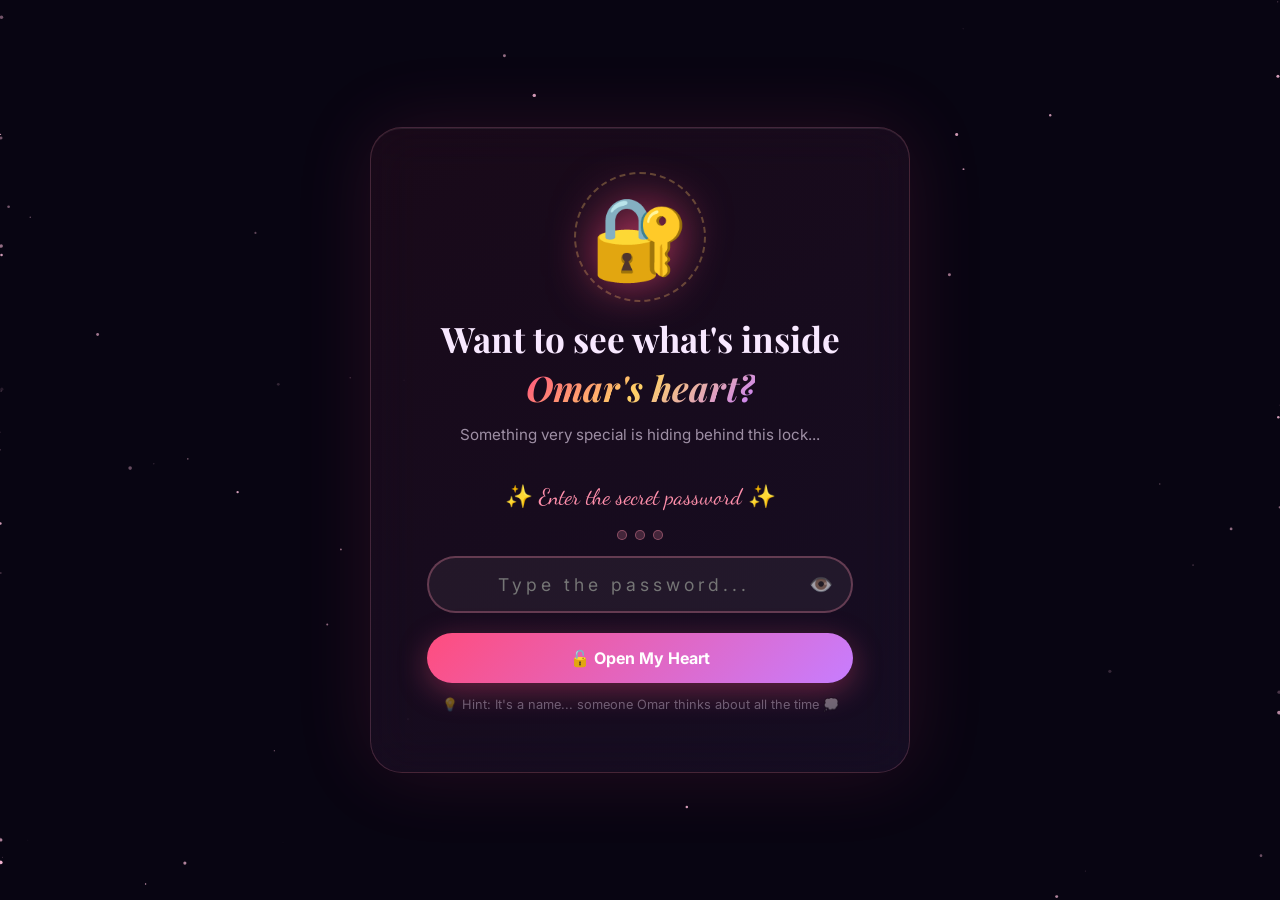
<file: mygirl/index.html>
<!DOCTYPE html>
<html lang="en">
<head>
  <meta charset="UTF-8"/>
  <meta name="viewport" content="width=device-width, initial-scale=1.0"/>
  <title>🔒 Something Special Is Waiting...</title>
  <link rel="preconnect" href="https://fonts.googleapis.com"/>
  <link href="https://fonts.googleapis.com/css2?family=Playfair+Display:ital,wght@0,400;0,700;0,900;1,400&family=Inter:wght@300;400;500;600;700&family=Dancing+Script:wght@400;700&display=swap" rel="stylesheet"/>
  <style>
    *, *::before, *::after { margin:0; padding:0; box-sizing:border-box; }

    :root {
      --rose:    #ff4d7e;
      --pink:    #ff8fab;
      --lavender:#c77dff;
      --gold:    #ffd166;
      --dark:    #080512;
      --dark2:   #110920;
      --glass:   rgba(255,255,255,0.06);
      --glass-b: rgba(255,143,171,0.25);
      --text:    #f8e8ff;
      --muted:   rgba(248,232,255,0.6);
    }

    html, body {
      height: 100%; overflow: hidden;
      font-family: 'Inter', sans-serif;
      background: var(--dark);
      color: var(--text);
    }



    /* ===== ANIMATED BG ===== */
    canvas#bg { position:fixed; inset:0; z-index:0; pointer-events:none; }

    /* ===== FLOATING HEARTS BG ===== */
    .fh { position:fixed; pointer-events:none; z-index:1; bottom:-60px; opacity:0; animation:fhRise linear forwards; }
    @keyframes fhRise {
      0%   { opacity:0; transform:translateX(0) scale(0.8); }
      10%  { opacity:.7; }
      90%  { opacity:.2; }
      100% { opacity:0; transform:translateX(30px) scale(1) translateY(-110vh); }
    }

    /* ===== MAIN WRAP ===== */
    .wrap {
      position: relative; z-index: 10;
      min-height: 100vh;
      display: flex; align-items: center; justify-content: center;
      padding: 20px;
    }

    /* ===== LOCK CARD ===== */
    .lock-card {
      background: linear-gradient(145deg, rgba(255,77,126,0.07), rgba(199,125,255,0.07));
      border: 1px solid rgba(255,143,171,0.2);
      border-radius: 32px;
      padding: 60px 56px;
      max-width: 540px; width: 100%;
      text-align: center;
      backdrop-filter: blur(24px);
      box-shadow: 0 0 80px rgba(255,77,126,0.12), inset 0 1px 0 rgba(255,255,255,0.08);
      animation: cardIn 0.8s cubic-bezier(.34,1.56,.64,1) both;
    }
    @keyframes cardIn { from{opacity:0;transform:translateY(40px) scale(.95)} to{opacity:1;transform:none} }
    @media(max-width:560px){ .lock-card{padding:40px 24px;border-radius:24px;} }

    /* ===== LOCK ICON ===== */
    .lock-icon-wrap {
      position: relative; display:inline-block; margin-bottom: 28px;
    }
    .lock-emoji {
      font-size: 5rem; display:block;
      animation: lockPulse 2.5s ease-in-out infinite;
      filter: drop-shadow(0 0 24px rgba(255,77,126,0.7));
      cursor: default;
    }
    @keyframes lockPulse { 0%,100%{transform:scale(1) rotate(-3deg)} 50%{transform:scale(1.08) rotate(3deg)} }

    .lock-ring {
      position:absolute; inset:-16px; border-radius:50%;
      border: 2px dashed rgba(255,209,102,0.3);
      animation: ringRotate 6s linear infinite;
    }
    @keyframes ringRotate { to{transform:rotate(360deg)} }

    /* ===== QUESTION TITLE ===== */
    .q-title {
      font-family: 'Playfair Display', serif;
      font-size: clamp(1.5rem, 4vw, 2.2rem);
      font-weight: 700; line-height: 1.4;
      margin-bottom: 10px;
      color: var(--text);
    }
    .q-title .name-highlight {
      font-style: italic;
      background: linear-gradient(135deg, var(--rose), var(--gold), var(--lavender));
      -webkit-background-clip: text; -webkit-text-fill-color: transparent; background-clip: text;
    }
    .q-sub {
      color: var(--muted); font-size: .95rem; margin-bottom: 36px; line-height: 1.6;
    }

    /* ===== YES BUTTON ===== */
    #yesBtn {
      display: inline-flex; align-items: center; gap: 10px;
      background: linear-gradient(135deg, var(--rose), var(--lavender));
      color: white; border: none; border-radius: 50px;
      padding: 16px 48px; font-size: 1.1rem; font-weight: 700;
      font-family: 'Inter', sans-serif; cursor: pointer;
      box-shadow: 0 10px 40px rgba(255,77,126,0.4);
      transition: all 0.3s;
      animation: yesPulse 2s ease-in-out infinite;
    }
    @keyframes yesPulse { 0%,100%{box-shadow:0 10px 40px rgba(255,77,126,.4)} 50%{box-shadow:0 10px 70px rgba(255,77,126,.8)} }
    #yesBtn:hover { transform: scale(1.08) translateY(-3px); }
    #yesBtn .btn-icon { font-size: 1.3rem; animation: heartbeat 1.4s infinite; }
    @keyframes heartbeat{0%,100%{transform:scale(1)}15%{transform:scale(1.25)}30%{transform:scale(1)}45%{transform:scale(1.1)}}

    /* ===== PASSWORD SECTION ===== */
    #pwSection {
      display: block;
      animation: fadeSlideIn .8s cubic-bezier(.34,1.4,.64,1) both;
    }
    @keyframes fadeSlideIn { from{opacity:0;transform:translateY(20px)} to{opacity:1;transform:none} }

    .pw-label {
      font-family: 'Dancing Script', cursive;
      font-size: 1.4rem; color: var(--pink); margin-bottom: 20px;
    }

    .pw-input-wrap {
      position: relative; margin-bottom: 20px;
    }
    #pwInput {
      width: 100%;
      background: rgba(255,255,255,0.05);
      border: 2px solid rgba(255,143,171,0.3);
      border-radius: 50px;
      padding: 16px 56px 16px 24px;
      font-size: 1.1rem; font-family: 'Inter', sans-serif;
      color: var(--text); outline: none;
      text-align: center; letter-spacing: 4px;
      transition: border-color .3s, box-shadow .3s;
    }
    #pwInput:focus {
      border-color: var(--rose);
      box-shadow: 0 0 24px rgba(255,77,126,0.35);
    }
    #pwInput.shake {
      animation: shakeInput .5s ease both;
      border-color: #ff4444 !important;
    }
    @keyframes shakeInput {
      0%,100%{transform:translateX(0)}
      15%{transform:translateX(-12px)}
      30%{transform:translateX(12px)}
      45%{transform:translateX(-10px)}
      60%{transform:translateX(10px)}
      75%{transform:translateX(-6px)}
      90%{transform:translateX(6px)}
    }
    .pw-eye {
      position:absolute; right:20px; top:50%; transform:translateY(-50%);
      cursor:pointer; font-size:1.2rem; color:var(--muted);
      transition: color .2s;
    }
    .pw-eye:hover { color: var(--pink); }

    #submitBtn {
      width: 100%;
      background: linear-gradient(135deg, var(--rose), var(--lavender));
      color: white; border: none; border-radius: 50px;
      padding: 15px; font-size: 1rem; font-weight: 700;
      font-family: 'Inter', sans-serif; cursor: pointer;
      transition: all .3s;
      box-shadow: 0 8px 30px rgba(255,77,126,.35);
    }
    #submitBtn:hover { transform: translateY(-2px); box-shadow: 0 14px 40px rgba(255,77,126,.55); }
    #submitBtn:active { transform: scale(.97); }

    /* ===== ERROR / JOKE MESSAGES ===== */
    #errorBox {
      display: none; margin-top: 20px;
      background: rgba(255,68,68,0.1); border: 1px solid rgba(255,68,68,0.3);
      border-radius: 16px; padding: 16px 20px;
      animation: fadeSlideIn .4s ease both;
    }
    .error-emoji { font-size: 2rem; margin-bottom: 6px; display:block; }
    .error-msg { color: #ff9999; font-size: .95rem; line-height: 1.6; }
    .error-hint { color: var(--muted); font-size: .82rem; margin-top: 8px; }

    /* ===== SUCCESS FLASH ===== */
    #successFlash {
      display:none; position:fixed; inset:0; z-index:9999;
      background: radial-gradient(circle, rgba(255,77,126,0.95), rgba(123,45,139,0.95));
      align-items:center; justify-content:center; flex-direction:column;
      text-align:center;
    }
    .success-icon { font-size:6rem; animation:superbeat 1.5s ease-in-out infinite; display:block; margin-bottom:24px; }
    @keyframes superbeat{0%,100%{transform:scale(1)}15%{transform:scale(1.25)}30%{transform:scale(1)}45%{transform:scale(1.15)}}
    .success-text { font-family:'Playfair Display',serif; font-size:clamp(2rem,6vw,4rem); font-weight:900; color:white; margin-bottom:12px; }
    .success-sub { color:rgba(255,255,255,.8); font-size:1.1rem; }

    /* ===== BURST PARTICLE ===== */
    .bp { position:fixed; pointer-events:none; z-index:9998; animation:bpAnim var(--d,1.2s) ease forwards; }
    @keyframes bpAnim{0%{opacity:1;transform:translate(0,0) scale(.5)}100%{opacity:0;transform:translate(var(--tx),var(--ty)) scale(1.5)}}

    /* ===== ATTEMPT COUNTER ===== */
    .attempt-dots { display:flex; justify-content:center; gap:8px; margin-bottom:16px; }
    .adot { width:10px;height:10px;border-radius:50%;background:rgba(255,143,171,0.2);border:1px solid rgba(255,143,171,0.4); transition:all .3s; }
    .adot.wrong { background:#ff4444; border-color:#ff4444; animation:dotWrong .4s ease; }
    @keyframes dotWrong{0%,100%{transform:scale(1)}50%{transform:scale(1.4)}}

    /* ===== HINT ===== */
    .pw-hint { color:var(--muted); font-size:.8rem; margin-top:14px; opacity:.6; }
  </style>
</head>
<body>



  <!-- Particle canvas -->
  <canvas id="bg"></canvas>

  <!-- Main -->
  <div class="wrap">
    <div class="lock-card">

      <!-- Lock Icon -->
      <div class="lock-icon-wrap">
        <div class="lock-ring"></div>
        <span class="lock-emoji" id="lockEmoji">🔐</span>
      </div>

      <!-- Password Phase Directly -->
      <div id="pwSection">
        <h1 class="q-title">
          Want to see what's inside<br/>
          <span class="name-highlight">Omar's heart?</span>
        </h1>
        <p class="q-sub">Something very special is hiding behind this lock...</p>
        <p class="pw-label">✨ Enter the secret password ✨</p>

        <!-- Attempt dots -->
        <div class="attempt-dots" id="attemptDots">
          <div class="adot" id="d1"></div>
          <div class="adot" id="d2"></div>
          <div class="adot" id="d3"></div>
        </div>

        <div class="pw-input-wrap">
          <input
            type="password"
            id="pwInput"
            placeholder="Type the password..."
            maxlength="20"
            autocomplete="off"
            onkeydown="if(event.key==='Enter') checkPw()"
          />
          <span class="pw-eye" id="eyeBtn" onclick="toggleEye()">👁️</span>
        </div>

        <button id="submitBtn" onclick="checkPw()">
          🔓 Open My Heart
        </button>

        <div id="errorBox">
          <span class="error-emoji" id="errorEmoji">😅</span>
          <p class="error-msg" id="errorMsg">That's not right...</p>
          <p class="error-hint" id="errorHint">Hint: It's someone very important to Omar 💕</p>
        </div>

        <p class="pw-hint">💡 Hint: It's a name... someone Omar thinks about all the time 💭</p>
      </div>

    </div>
  </div>

  <!-- Success Flash -->
  <div id="successFlash" style="display:none;position:fixed;inset:0;z-index:9999;display:none;align-items:center;justify-content:center;flex-direction:column;text-align:center;">
    <span class="success-icon">💖</span>
    <p class="success-text">Welcome, Rola! 🌹</p>
    <p class="success-sub">Your surprise is loading... ✨</p>
  </div>

  <script>


    // ===== CANVAS STARS =====
    const canvas = document.getElementById('bg');
    const ctx = canvas.getContext('2d');
    let W, H;
    function resize() { W = canvas.width = window.innerWidth; H = canvas.height = window.innerHeight; }
    resize(); window.addEventListener('resize', resize);

    const stars = Array.from({length:130}, () => ({
      x: Math.random() * 2000, y: Math.random() * 2000,
      r: Math.random() * 1.6 + 0.3, a: Math.random(),
      sp: Math.random() * 0.5 + 0.2,
      dr: (Math.random() - .5) * .2,
    }));

    function drawBg() {
      ctx.clearRect(0,0,W,H);
      stars.forEach(s => {
        s.a += s.sp * 0.012; if(s.a>1) s.a=0;
        s.x += s.dr; if(s.x<0) s.x=W; if(s.x>W) s.x=0;
        ctx.beginPath(); ctx.arc(s.x,s.y,s.r,0,Math.PI*2);
        ctx.fillStyle = `rgba(255,190,220,${Math.abs(Math.sin(s.a))})`;
        ctx.fill();
      });
      requestAnimationFrame(drawBg);
    }
    drawBg();

    // ===== FLOATING HEARTS =====
    const HE = ['💕','💖','💗','💓','✨','🌹','💫','🌸'];
    setInterval(() => {
      const h = document.createElement('div');
      h.className = 'fh';
      h.textContent = HE[Math.floor(Math.random()*HE.length)];
      h.style.left = Math.random()*100+'vw';
      h.style.fontSize = (Math.random()*16+10)+'px';
      const d = Math.random()*7+7;
      h.style.animationDuration = d+'s';
      document.body.appendChild(h);
      setTimeout(() => h.remove(), d*1000);
    }, 1000);



    // ===== TOGGLE EYE =====
    let shown = false;
    function toggleEye() {
      shown = !shown;
      document.getElementById('pwInput').type = shown ? 'text' : 'password';
      document.getElementById('eyeBtn').textContent = shown ? '🙈' : '👁️';
    }

    // ===== WRONG ATTEMPT JOKES =====
    let attempts = 0;
    const jokes = [
      {
        emoji: '😂',
        msg:  'Nope! That\'s not it, babe 😂',
        hint: 'Think closer... like, someone who matters A LOT to Omar 😏'
      },
      {
        emoji: '🤔',
        msg:  'Hmm... still wrong! You really don\'t know? 😅',
        hint: 'Okay okay — it\'s a girl\'s name. A beautiful one. Sound familiar? 💕'
      },
      {
        emoji: '🙈',
        msg:  'AGAIN?! Omar is watching and shaking his head 🙈',
        hint: 'It\'s 4 letters. Starts with R. Rhymes with... "hola" 😄'
      },
      {
        emoji: '😤',
        msg:  'Okay NOW you\'re just messing with me! 😤',
        hint: 'IT\'S YOUR NAME! Type your own name! 🌹'
      },
      {
        emoji: '🤡',
        msg:  'Are you testing me?! THE PASSWORD IS YOUR NAME!! 😭😂',
        hint: 'R - O - L - A ... ring any bells?? 💀'
      },
    ];

    function checkPw() {
      const val = document.getElementById('pwInput').value.trim().toLowerCase();
      const input = document.getElementById('pwInput');
      const errorBox = document.getElementById('errorBox');

      if (val === 'rola') {
        // SUCCESS!
        input.style.borderColor = '#44ff88';
        input.style.boxShadow = '0 0 30px rgba(68,255,136,.5)';
        burst(false);

        // Show success overlay
        const flash = document.getElementById('successFlash');
        flash.style.display = 'flex';
        flash.style.animation = 'cardIn .6s ease both';

        // Burst particles everywhere
        for (let i = 0; i < 50; i++) {
          setTimeout(() => {
            const p = document.createElement('div');
            p.className = 'bp';
            p.textContent = HE[Math.floor(Math.random()*HE.length)];
            p.style.left = Math.random()*100+'vw';
            p.style.top  = Math.random()*100+'vh';
            p.style.fontSize = (Math.random()*28+14)+'px';
            p.style.setProperty('--tx', (Math.random()*200-100)+'px');
            p.style.setProperty('--ty', (Math.random()*200-100-100)+'px');
            p.style.setProperty('--d', (Math.random()*1.5+.8)+'s');
            document.body.appendChild(p);
            setTimeout(() => p.remove(), 2200);
          }, i*60);
        }

        // Navigate after delay
        setTimeout(() => {
          window.location.href = 'page1.html';
        }, 2800);

      } else {
        // WRONG
        attempts++;
        const j = jokes[Math.min(attempts-1, jokes.length-1)];

        // Shake
        input.classList.remove('shake');
        void input.offsetWidth;
        input.classList.add('shake');
        input.value = '';
        setTimeout(() => input.classList.remove('shake'), 500);

        // Mark dot
        const dot = document.getElementById('d'+Math.min(attempts,3));
        if (dot) dot.classList.add('wrong');

        // Show joke
        errorBox.style.display = 'block';
        errorBox.style.animation = 'none';
        void errorBox.offsetWidth;
        errorBox.style.animation = 'fadeSlideIn .4s ease both';

        document.getElementById('errorEmoji').textContent = j.emoji;
        document.getElementById('errorMsg').textContent   = j.msg;
        document.getElementById('errorHint').textContent  = j.hint;

        // Lock emoji reacts
        const le = document.getElementById('lockEmoji');
        le.style.animation = 'none';
        void le.offsetWidth;
        le.textContent = attempts >= 3 ? '🤦' : '😬';
        setTimeout(() => {
          le.textContent = '🔓';
          le.style.animation = 'lockPulse 2.5s ease-in-out infinite';
        }, 1200);

        // Reset dots after 3
        if (attempts >= 3) {
          setTimeout(() => {
            attempts = 0;
            document.querySelectorAll('.adot').forEach(d => d.classList.remove('wrong'));
          }, 800);
        }
      }
    }

    // ===== BURST HELPER =====
    function burst(gentle) {
      const emojis = gentle ? ['✨','💫','🌸','💕'] : ['💖','🌹','🎉','✨','💕','💫','🌸'];
      const count  = gentle ? 12 : 30;
      for (let i = 0; i < count; i++) {
        setTimeout(() => {
          const p = document.createElement('div');
          p.className = 'bp';
          p.textContent = emojis[Math.floor(Math.random()*emojis.length)];
          p.style.left = Math.random()*100+'vw';
          p.style.top  = Math.random()*100+'vh';
          p.style.fontSize = (Math.random()*20+12)+'px';
          p.style.setProperty('--tx', (Math.random()*160-80)+'px');
          p.style.setProperty('--ty', (Math.random()*160-80-60)+'px');
          p.style.setProperty('--d', (Math.random()+.8)+'s');
          document.body.appendChild(p);
          setTimeout(() => p.remove(), 2000);
        }, i * 50);
      }
    }

    // ===== ENTER KEY on input =====
    document.addEventListener('DOMContentLoaded', () => {
      const inp = document.getElementById('pwInput');
      if (inp) inp.addEventListener('keydown', e => { if(e.key === 'Enter') checkPw(); });
    });
  </script>
</body>
</html>
</file>
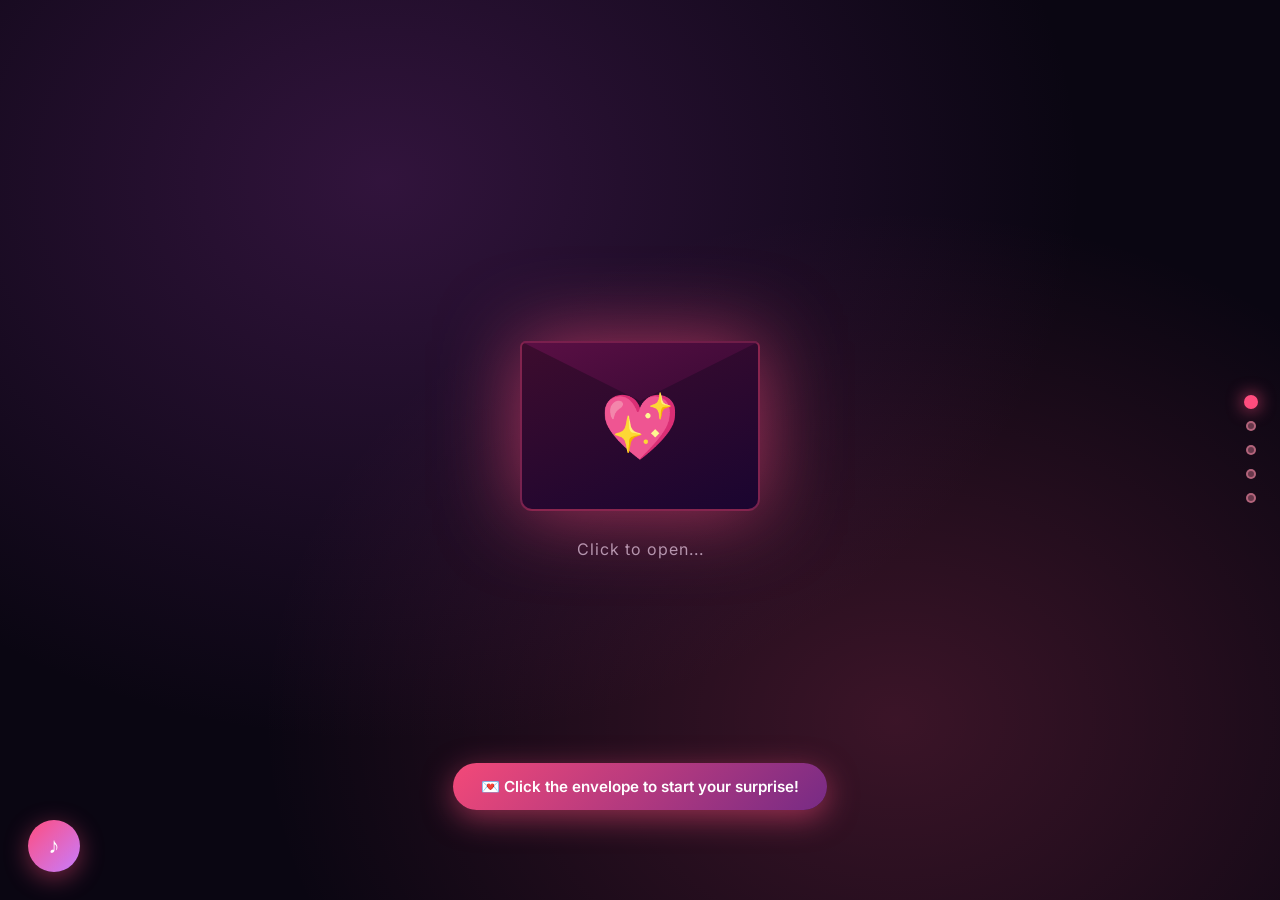
<file: mygirl/page1.html>
<!DOCTYPE html>
<html lang="en">
<head>
  <meta charset="UTF-8"/>
  <meta name="viewport" content="width=device-width, initial-scale=1.0"/>
  <title>💌 A Special Surprise...</title>
  
  <link rel="preconnect" href="https://fonts.googleapis.com"/>
  <link href="https://fonts.googleapis.com/css2?family=Playfair+Display:ital,wght@0,400;0,700;0,900;1,400&family=Inter:wght@300;400;500;600;700&family=Dancing+Script:wght@400;700&display=swap" rel="stylesheet"/>
  
  <link rel="stylesheet" href="shared.css"/>
  <link rel="stylesheet" href="page1.css"/>
  <style>
    /* Responsive fixes for envelope and content */
    .hero-wrap { padding: 20px; width: 100vw; overflow-x: hidden; }
    .hero-content { width: 100%; max-width: 90vw; margin: 0 auto; padding: 10px; }
    .typewriter-wrap { white-space: pre-wrap; word-wrap: break-word; max-width: 100%; font-size: clamp(1rem, 4vw, 1.5rem); text-align: center; }
  </style>
</head>
<body>

  <!-- Background Canvas -->
  <canvas id="particleCanvas"></canvas>

  <!-- Navigation Dots -->
  <nav class="page-nav">
    <a href="page1.html" class="nav-dot active" title="Welcome"></a>
    <a href="page2.html" class="nav-dot" title="Our Story"></a>
    <a href="page3.html" class="nav-dot" title="Why I Love You"></a>
    <a href="page4.html" class="nav-dot" title="Your Future"></a>
    <a href="page5.html" class="nav-dot" title="Forever"></a>
  </nav>

  <!-- Music Button -->
  <button class="music-orb" id="musicOrb" onclick="toggleMusic()" title="Play Music">♪</button>

  <main class="hero-wrap">
    
    <!-- Envelope Component -->
    <div class="envelope-reveal" id="envContainer">
      <div class="envelope" id="envelope">
        <div class="envelope-flap" id="envFlap"></div>
        <div class="envelope-body">
          <span class="envelope-heart">💖</span>
        </div>
      </div>
      <p class="open-hint" id="openHint">Click to open...</p>
    </div>

    <!-- Hidden Content that reveals after opening envelope -->
    <div class="hero-content hidden" id="heroContent">
      <div class="hero-eyebrow reveal">✨ Special Surprise ✨</div>
      
      <h1 class="hero-title reveal">
        To The Girl Who Stole<br/>
        <span class="gradient-text">My Heart 💖</span>
      </h1>
      
      <p class="hero-sub reveal">
        Every word here comes straight from my soul...<br/>
        I wanted to create something as beautiful and unique as you are.
      </p>

      <div class="typewriter-wrap reveal">
        <span id="typedText"></span><span class="cursor-blink">|</span>
      </div>

      <div class="hero-cta-row reveal" style="margin-top: 40px;">
        <a href="page2.html" class="btn-primary">
          Start The Journey →
        </a>
      </div>
    </div>
  </main>

  <script src="shared.js"></script>
  <script>
    // Page 1 Specific Logic
    const envContainer = document.getElementById('envContainer');
    const envelope = document.getElementById('envelope');
    const envFlap = document.getElementById('envFlap');
    const openHint = document.getElementById('openHint');
    const heroContent = document.getElementById('heroContent');
    const typedText = document.getElementById('typedText');
    
    let opened = false;

    envelope.addEventListener('click', () => {
      if (opened) return;
      opened = true;
      
      // Animate Envelope Flap
      envFlap.classList.add('open');
      openHint.style.opacity = 0;
      
      // Burst hearts
      for(let i=0; i<20; i++) {
        setTimeout(() => {
          const h = document.createElement('div');
          h.className = 'fheart';
          h.textContent = ['💖','🌹','✨','💕'][Math.floor(Math.random()*4)];
          h.style.left = `calc(50% + ${(Math.random()-0.5)*200}px)`;
          h.style.top = `calc(50% + ${(Math.random()-0.5)*200}px)`;
          h.style.fontSize = (Math.random()*20 + 15) + 'px';
          h.style.animation = 'fheartRise 1.5s ease-out forwards';
          document.body.appendChild(h);
          setTimeout(() => h.remove(), 1500);
        }, i*80);
      }

      // Hide envelope & show content
      setTimeout(() => {
        envContainer.style.transition = 'all 0.6s ease';
        envContainer.style.opacity = 0;
        envContainer.style.transform = 'scale(0.8) translateY(50px)';
        
        setTimeout(() => {
          envContainer.classList.add('hidden');
          heroContent.classList.remove('hidden');
          
          // Trigger reveals manually since they are now visible
          setTimeout(() => {
            document.querySelectorAll('#heroContent .reveal').forEach((el, index) => {
              setTimeout(() => el.classList.add('visible'), index * 150);
            });
            setTimeout(startTypewriter, 800);
          }, 100);

        }, 600);
      }, 1200);
    });

    // Typewriter Effect
    const msgs = [
      "You are my absolute favorite person...",
      "Your smile lights up my entire world...",
      "I love everything about you...",
      "Ready to see what I made for you? 🥰"
    ];
    let mIdx = 0;
    let cIdx = 0;
    
    function startTypewriter() {
      if (mIdx >= msgs.length) {
        document.querySelector('.cursor-blink').style.display = 'none';
        return;
      }
      
      const currentMsg = msgs[mIdx];
      
      if (cIdx < currentMsg.length) {
        typedText.textContent += currentMsg.charAt(cIdx);
        cIdx++;
        setTimeout(startTypewriter, 50);
      } else {
        setTimeout(() => {
          if(mIdx < msgs.length - 1) {
            typedText.textContent = '';
            cIdx = 0;
            mIdx++;
            startTypewriter();
          } else {
            // Finish
            document.querySelector('.cursor-blink').style.display = 'none';
          }
        }, 1500);
      }
    }
  </script>
</body>
</html>
</file>
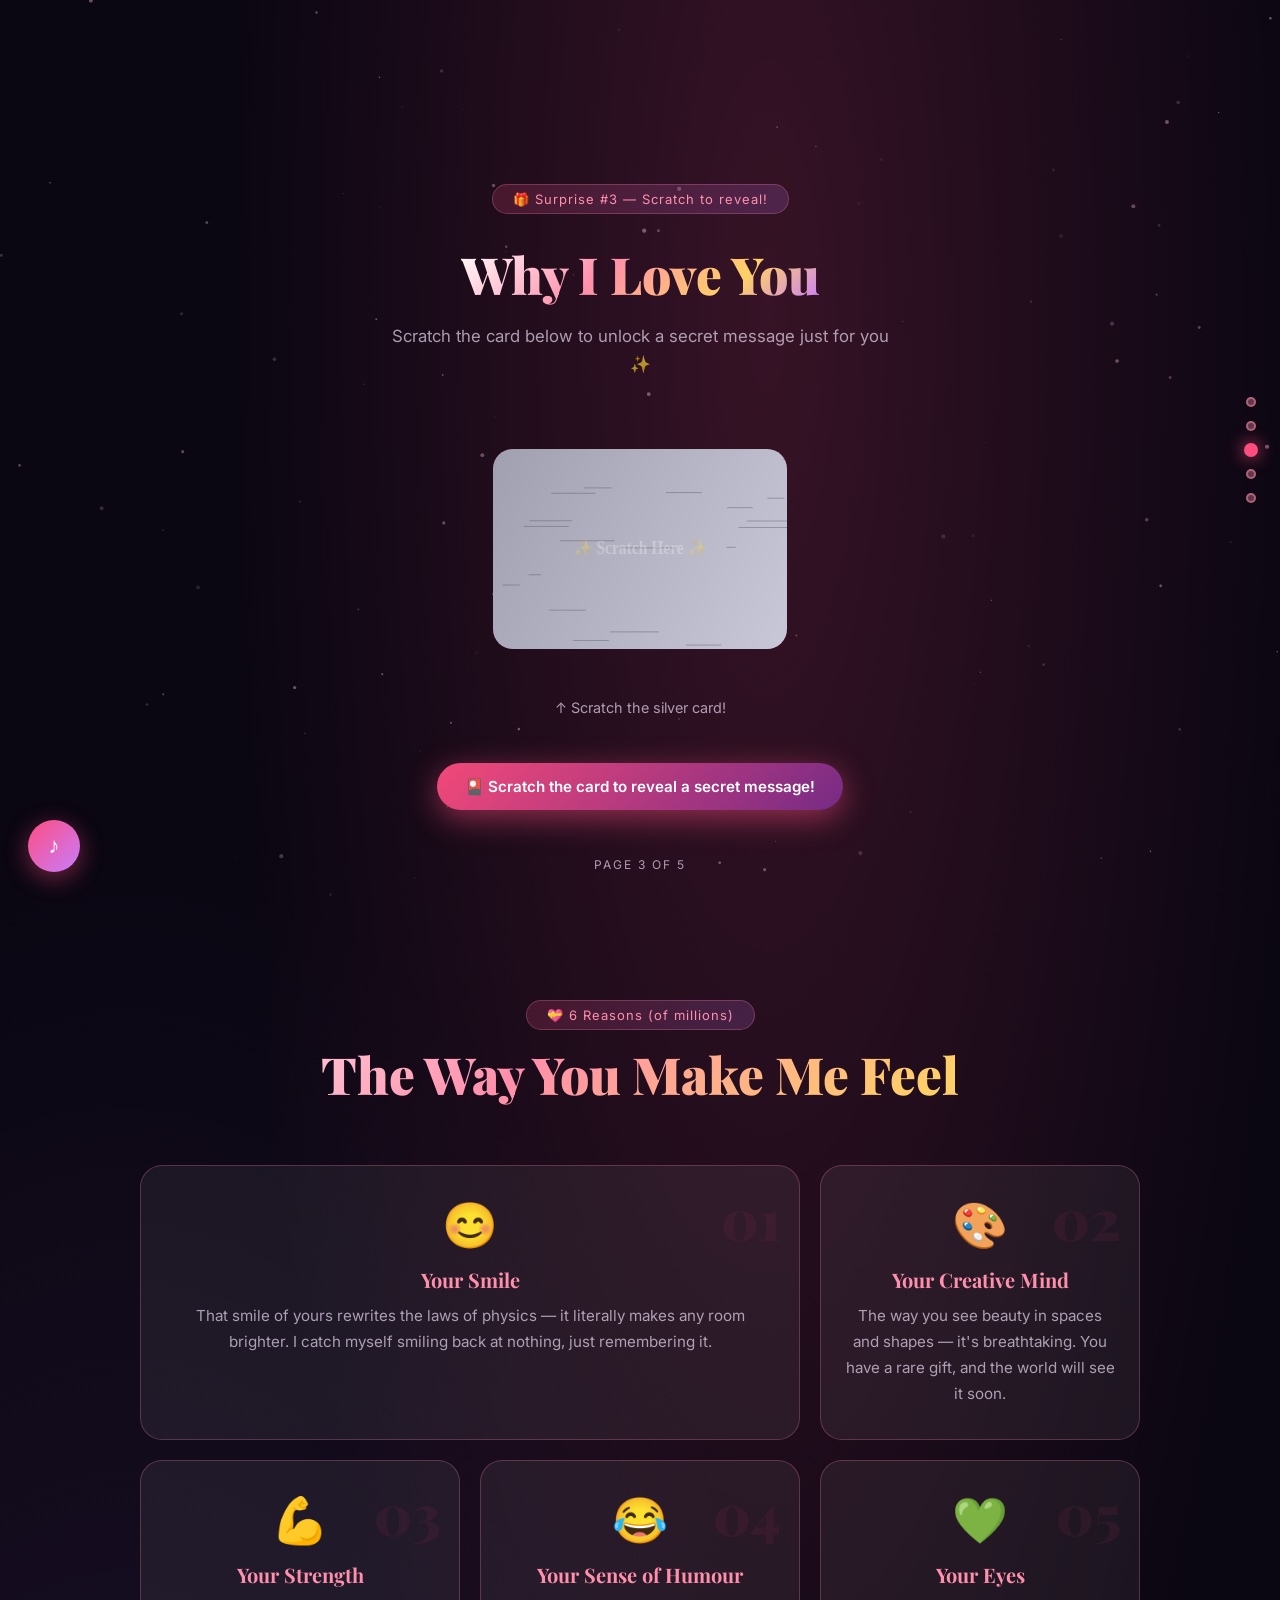
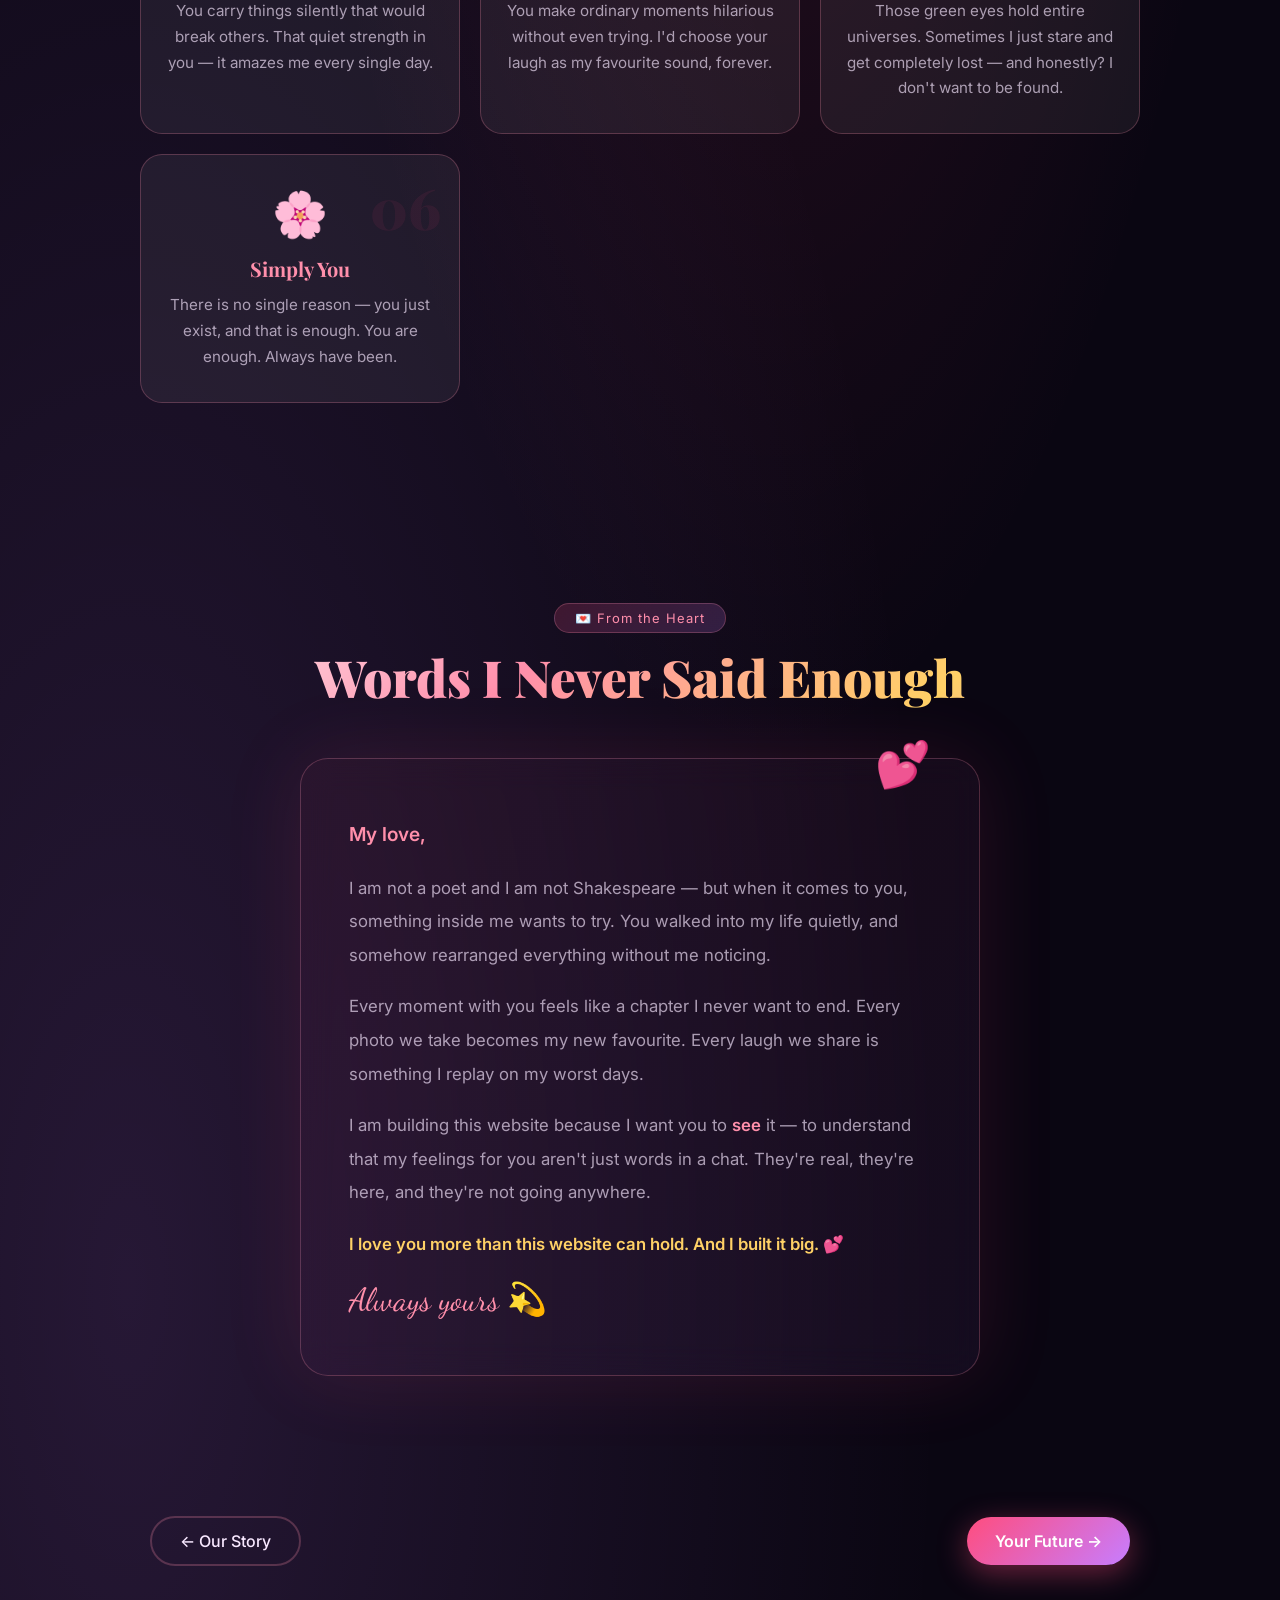
<file: mygirl/page3.html>
<!DOCTYPE html>
<html lang="en">
<head>
  <meta charset="UTF-8"/>
  <meta name="viewport" content="width=device-width, initial-scale=1.0"/>
  <title>Why I Love You 💖 — Page 3</title>
  <link href="https://fonts.googleapis.com/css2?family=Playfair+Display:ital,wght@0,400;0,700;0,900;1,400;1,700&family=Inter:wght@300;400;500;600&family=Dancing+Script:wght@400;700&display=swap" rel="stylesheet"/>
  <link rel="stylesheet" href="shared.css"/>
  <style>
    body {
      background:
        radial-gradient(ellipse at 60% 10%, rgba(255,77,126,0.18) 0%, transparent 50%),
        radial-gradient(ellipse at 10% 90%, rgba(199,125,255,0.15) 0%, transparent 50%),
        var(--dark);
    }

    /* ===== SCRATCH CARD SURPRISE ===== */
    .scratch-section {
      min-height:100vh; display:flex; align-items:center; justify-content:center;
      flex-direction:column; text-align:center; padding:60px 20px;
      position:relative; z-index:5;
    }
    .scratch-wrap { position:relative; display:inline-block; margin:40px auto; }
    .scratch-reveal {
      width:100%; max-width:340px; height:200px; border-radius:20px;
      background:linear-gradient(135deg,#1a0530,#3d0c2e);
      border:2px solid rgba(255,77,126,0.4);
      display:flex; align-items:center; justify-content:center;
      flex-direction:column; gap:12px; padding:20px;
    }
    .scratch-reveal p { font-family:var(--font-script); font-size:1.3rem; color:var(--pink); line-height:1.6; }
    #scratchCanvas {
      position:absolute; top:0; left:0;
      border-radius:20px; cursor:crosshair;
      touch-action:none; width:100%; height:100%;
    }
    .scratch-hint { color:var(--muted); font-size:.9rem; margin-top:10px; animation:pulse-text 2s infinite; }
    @keyframes pulse-text{0%,100%{opacity:.5}50%{opacity:1}}

    /* ===== REASONS GRID ===== */
    .reasons-section { padding:100px 40px; position:relative; z-index:5; }
    .reasons-section .section-header{text-align:center;margin-bottom:60px;}

    .reasons-bento {
      display:grid;
      grid-template-columns: repeat(auto-fit, minmax(280px, 1fr));
      gap:20px; max-width:1000px; margin:0 auto;
    }


    .r-card {
      background:var(--glass);
      border:1px solid var(--glass-b);
      border-radius:22px; padding:32px 24px;
      text-align:center; position:relative; overflow:hidden;
      transition:all 0.35s ease; cursor:default;
    }
    .r-card:nth-child(1){grid-column:span 2;}
    
    @media(max-width:768px){ .r-card:nth-child(1){grid-column:auto;} }
    @media(max-width:600px){
      .reasons-section { padding: 60px 20px; }
      .letter-section { padding: 60px 20px; }
      .scratch-section { padding: 40px 16px; }
      .reasons-bento { grid-template-columns: 1fr; }
      .r-card:nth-child(1){grid-column:auto;}
    }
    .r-card::before {
      content:''; position:absolute; inset:0;
      background:radial-gradient(circle at 50% 0%, rgba(255,77,126,0.12), transparent 70%);
      opacity:0; transition:opacity 0.3s;
    }
    .r-card:hover::before{opacity:1;}
    .r-card:hover{transform:translateY(-8px); border-color:var(--rose); box-shadow:0 20px 50px rgba(255,77,126,0.25);}
    .r-icon{font-size:2.8rem;margin-bottom:14px;display:block;}
    .r-num{position:absolute;top:14px;right:18px;font-size:3.5rem;font-weight:900;color:rgba(255,77,126,0.07);font-family:var(--font-head);}
    .r-card h3{font-family:var(--font-head);font-size:1.25rem;color:var(--pink);margin-bottom:10px;}
    .r-card p{color:var(--muted);line-height:1.7;font-size:.95rem;}

    /* ===== LOVE LETTER ===== */
    .letter-section{padding:100px 40px; position:relative;z-index:5;}
    .letter-wrap{max-width:680px;margin:0 auto;}
    .letter-card{
      background:linear-gradient(135deg,rgba(255,77,126,0.06),rgba(199,125,255,0.06));
      border:1px solid var(--glass-b); border-radius:28px;
      padding:56px 48px; position:relative;
      box-shadow:0 0 80px rgba(255,77,126,0.12);
    }
    @media(max-width:600px){.letter-card{padding:36px 24px;}}
    .letter-stamp{position:absolute;top:-22px;right:48px;font-size:2.8rem;animation:heartbeat 1.5s ease-in-out infinite;}
    @keyframes heartbeat{0%,100%{transform:scale(1)}15%{transform:scale(1.2)}30%{transform:scale(1)}45%{transform:scale(1.1)}}
    .letter-card p{font-size:1.05rem;line-height:2;color:var(--muted);margin-bottom:18px;}
    .l-open{color:var(--pink)!important;font-size:1.2rem!important;font-weight:600;}
    .l-close{color:var(--gold)!important;font-weight:600;}
    .l-sig{font-family:var(--font-script);font-size:2rem;color:var(--pink);text-align:left;margin-top:10px;}
  </style>
</head>
<body>
  <canvas id="particleCanvas"></canvas>
  <button class="music-orb" id="musicOrb" onclick="toggleMusic()">♪</button>
  <nav class="page-nav">
    <a href="index.html" class="nav-dot" title="Welcome"></a>
    <a href="page2.html" class="nav-dot" title="Our Story"></a>
    <a href="page3.html" class="nav-dot active" title="Why I Love You"></a>
    <a href="page4.html" class="nav-dot" title="Your Future"></a>
    <a href="page5.html" class="nav-dot" title="Forever"></a>
  </nav>
  <div class="page-label">Page 3 of 5</div>

  <!-- ===== SCRATCH CARD SURPRISE ===== -->
  <section class="scratch-section">
    <div class="section-tag">🎁 Surprise #3 — Scratch to reveal!</div>
    <h1 class="section-title gradient-text" style="font-family:var(--font-head);margin:16px 0;">
      Why I Love You
    </h1>
    <p class="section-sub" style="max-width:500px;margin:0 auto 30px;">Scratch the card below to unlock a secret message just for you ✨</p>

    <div class="scratch-wrap">
      <div class="scratch-reveal">
        <span style="font-size:2.5rem">💌</span>
        <p>"You are not just my love story —<br/>you are my favourite story, period."</p>
      </div>
      <canvas id="scratchCanvas" width="340" height="200"></canvas>
    </div>
    <p class="scratch-hint">↑ Scratch the silver card!</p>
  </section>

  <!-- ===== REASONS ===== -->
  <section class="reasons-section">
    <div class="section-header">
      <div class="section-tag">💝 6 Reasons (of millions)</div>
      <h2 class="section-title gradient-text" style="font-family:var(--font-head);">The Way You Make Me Feel</h2>
    </div>

    <div class="reasons-bento">
      <div class="r-card reveal">
        <span class="r-num">01</span>
        <span class="r-icon">😊</span>
        <h3>Your Smile</h3>
        <p>That smile of yours rewrites the laws of physics — it literally makes any room brighter. I catch myself smiling back at nothing, just remembering it.</p>
      </div>
      <div class="r-card reveal">
        <span class="r-num">02</span>
        <span class="r-icon">🎨</span>
        <h3>Your Creative Mind</h3>
        <p>The way you see beauty in spaces and shapes — it's breathtaking. You have a rare gift, and the world will see it soon.</p>
      </div>
      <div class="r-card reveal">
        <span class="r-num">03</span>
        <span class="r-icon">💪</span>
        <h3>Your Strength</h3>
        <p>You carry things silently that would break others. That quiet strength in you — it amazes me every single day.</p>
      </div>
      <div class="r-card reveal">
        <span class="r-num">04</span>
        <span class="r-icon">😂</span>
        <h3>Your Sense of Humour</h3>
        <p>You make ordinary moments hilarious without even trying. I'd choose your laugh as my favourite sound, forever.</p>
      </div>
      <div class="r-card reveal">
        <span class="r-num">05</span>
        <span class="r-icon">💚</span>
        <h3>Your Eyes</h3>
        <p>Those green eyes hold entire universes. Sometimes I just stare and get completely lost — and honestly? I don't want to be found.</p>
      </div>
      <div class="r-card reveal">
        <span class="r-num">06</span>
        <span class="r-icon">🌸</span>
        <h3>Simply You</h3>
        <p>There is no single reason — you just exist, and that is enough. You are enough. Always have been.</p>
      </div>
    </div>
  </section>

  <!-- ===== LETTER ===== -->
  <section class="letter-section">
    <div class="section-header" style="text-align:center;margin-bottom:50px;" class="reveal">
      <div class="section-tag">💌 From the Heart</div>
      <h2 class="section-title gradient-text" style="font-family:var(--font-head);">Words I Never Said Enough</h2>
    </div>
    <div class="letter-wrap">
      <div class="letter-card reveal glass-card">
        <div class="letter-stamp">💕</div>
        <p class="l-open">My love,</p>
        <p>I am not a poet and I am not Shakespeare — but when it comes to you, something inside me wants to try. You walked into my life quietly, and somehow rearranged everything without me noticing.</p>
        <p>Every moment with you feels like a chapter I never want to end. Every photo we take becomes my new favourite. Every laugh we share is something I replay on my worst days.</p>
        <p>I am building this website because I want you to <em style="color:var(--pink);font-style:normal;font-weight:600;">see</em> it — to understand that my feelings for you aren't just words in a chat. They're real, they're here, and they're not going anywhere.</p>
        <p class="l-close">I love you more than this website can hold. And I built it big. 💕</p>
        <div class="l-sig">Always yours 💫</div>
      </div>
    </div>
  </section>

  <!-- NAV -->
  <div class="page-arrow-nav">
    <a href="page2.html" class="btn-outline">← Our Story</a>
    <a href="page4.html" class="btn-primary">Your Future →</a>
  </div>

  <script src="shared.js"></script>
  <script>
    // ===== SCRATCH CARD =====
    const canvas = document.getElementById('scratchCanvas');
    const ctx = canvas.getContext('2d');

    // Draw scratch surface
    const grad = ctx.createLinearGradient(0,0,340,200);
    grad.addColorStop(0,'#a0a0b0'); grad.addColorStop(1,'#c8c8d8');
    ctx.fillStyle = grad; ctx.fillRect(0,0,340,200);
    ctx.fillStyle = 'rgba(80,80,100,0.4)';
    for(let i=0;i<20;i++){
      ctx.fillRect(Math.random()*340, Math.random()*200, Math.random()*60+10, 1);
    }
    ctx.fillStyle='rgba(255,255,255,0.3)';
    ctx.font='bold 18px Inter'; ctx.textAlign='center';
    ctx.fillText('✨ Scratch Here ✨', 170, 105);

    ctx.globalCompositeOperation = 'destination-out';
    let scratching = false;
    let pct = 0;

    function scratch(x,y){
      ctx.beginPath();
      ctx.arc(x,y,28,0,Math.PI*2);
      ctx.fill();
      checkPct();
    }

    function getPos(e){
      const r=canvas.getBoundingClientRect();
      if(e.touches) return{x:e.touches[0].clientX-r.left,y:e.touches[0].clientY-r.top};
      return{x:e.clientX-r.left,y:e.clientY-r.top};
    }

    canvas.addEventListener('mousedown',e=>{scratching=true;scratch(...Object.values(getPos(e)));});
    canvas.addEventListener('mousemove',e=>{if(scratching)scratch(...Object.values(getPos(e)));});
    canvas.addEventListener('mouseup',()=>scratching=false);
    canvas.addEventListener('touchstart',e=>{e.preventDefault();scratching=true;scratch(...Object.values(getPos(e)));});
    canvas.addEventListener('touchmove',e=>{e.preventDefault();if(scratching)scratch(...Object.values(getPos(e)));});
    canvas.addEventListener('touchend',()=>scratching=false);

    function checkPct(){
      const d=ctx.getImageData(0,0,340,200).data;
      let clear=0;
      for(let i=3;i<d.length;i+=4) if(d[i]===0) clear++;
      pct=clear/(340*200);
      if(pct>0.55){ canvas.style.transition='opacity 0.8s'; canvas.style.opacity='0'; setTimeout(()=>canvas.remove(),800); burstHearts(); }
    }

    function burstHearts(){
      const emojis=['💕','💖','✨','🌹','💫','🌸'];
      for(let i=0;i<20;i++){
        setTimeout(()=>{
          const h=document.createElement('div');
          h.className='burst-particle';
          h.textContent=emojis[Math.floor(Math.random()*emojis.length)];
          h.style.left=Math.random()*100+'vw';
          h.style.top=Math.random()*100+'vh';
          h.style.fontSize=(Math.random()*20+14)+'px';
          document.body.appendChild(h);
          setTimeout(()=>h.remove(),2000);
        },i*60);
      }
    }
  </script>
</body>
</html>
</file>
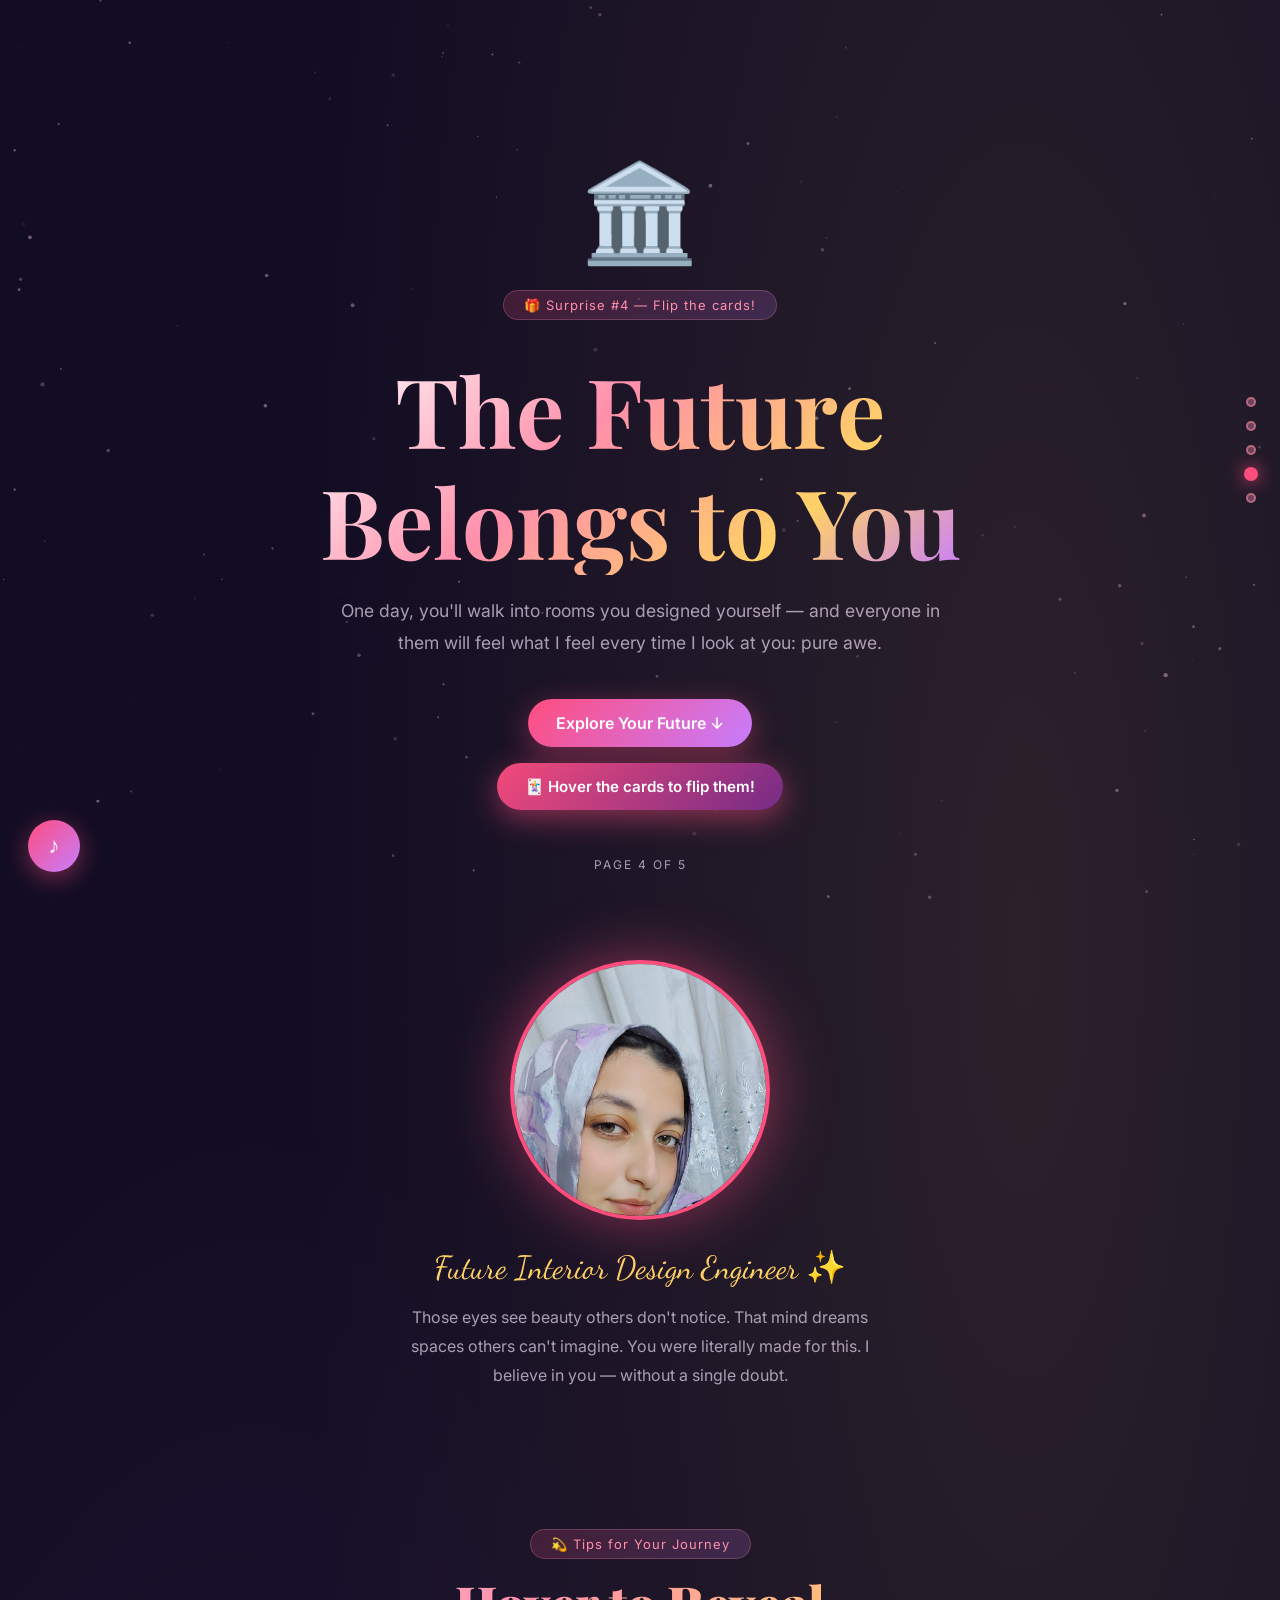
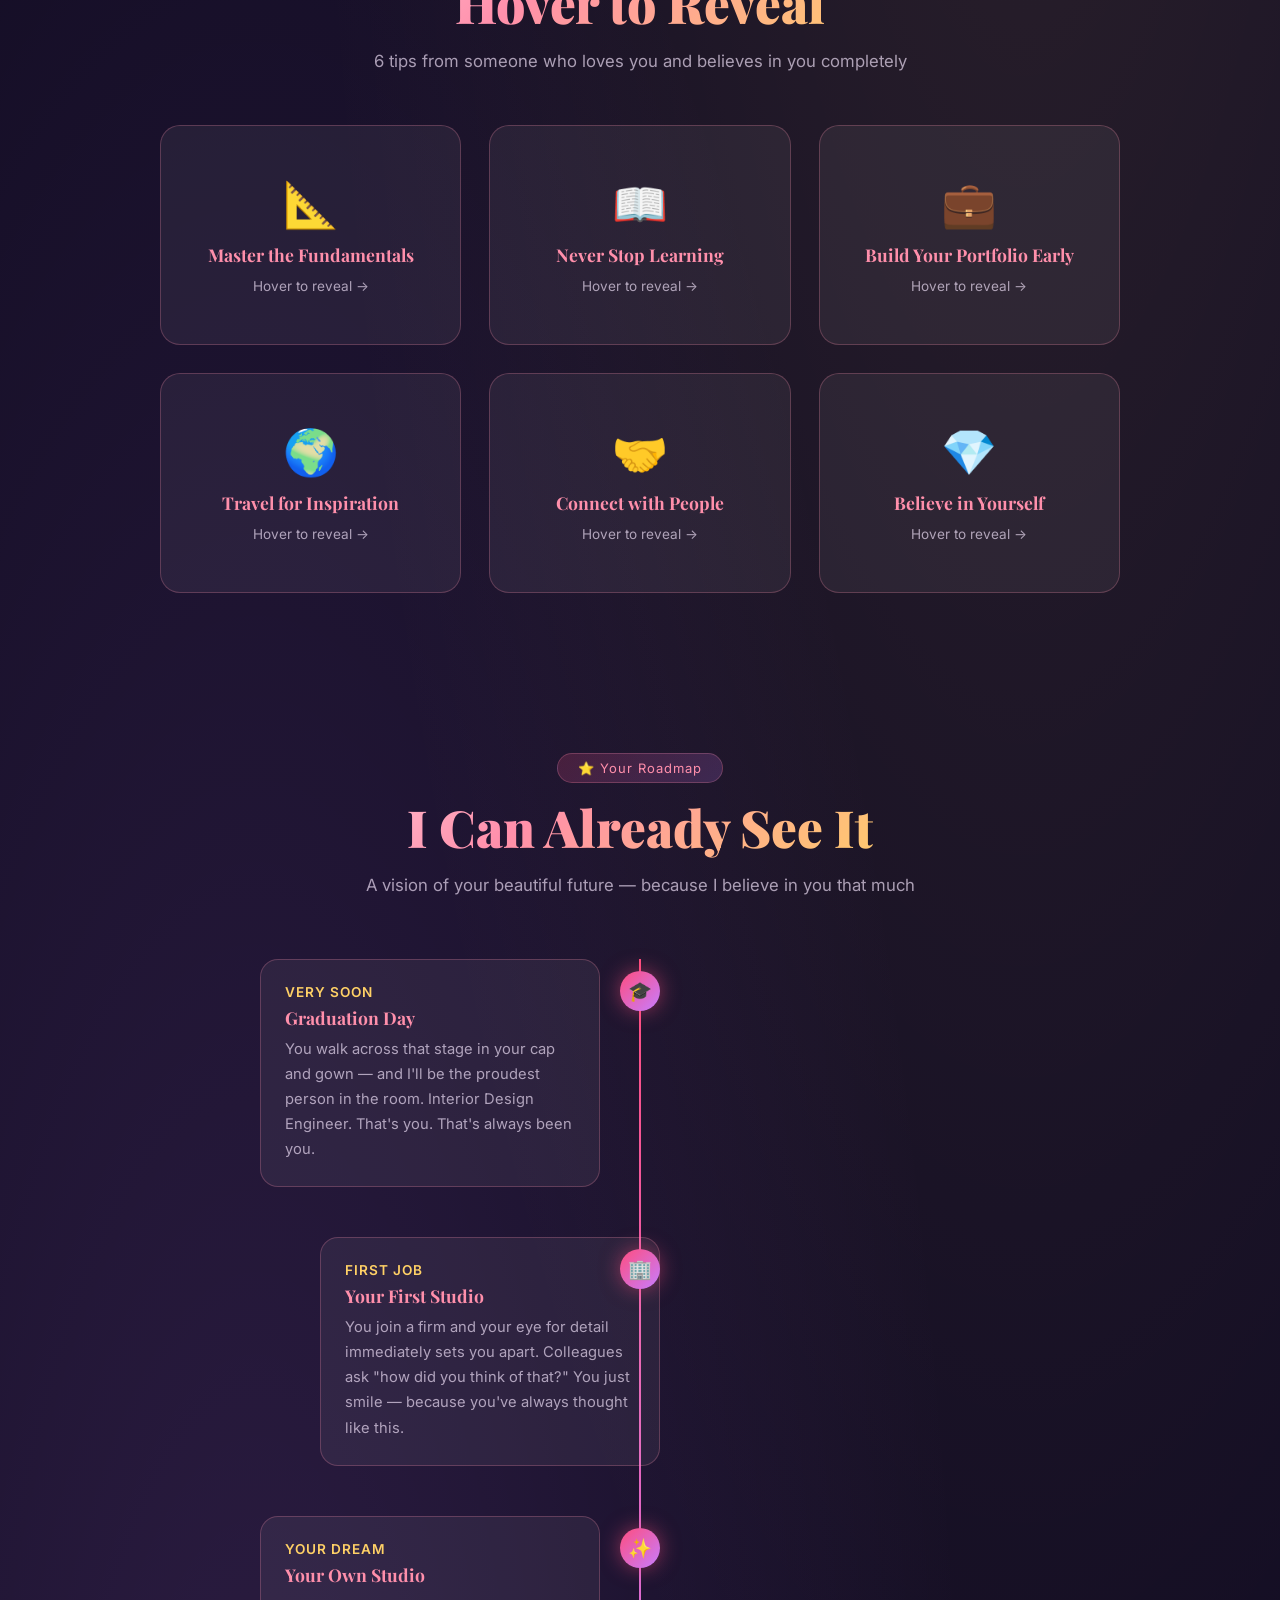
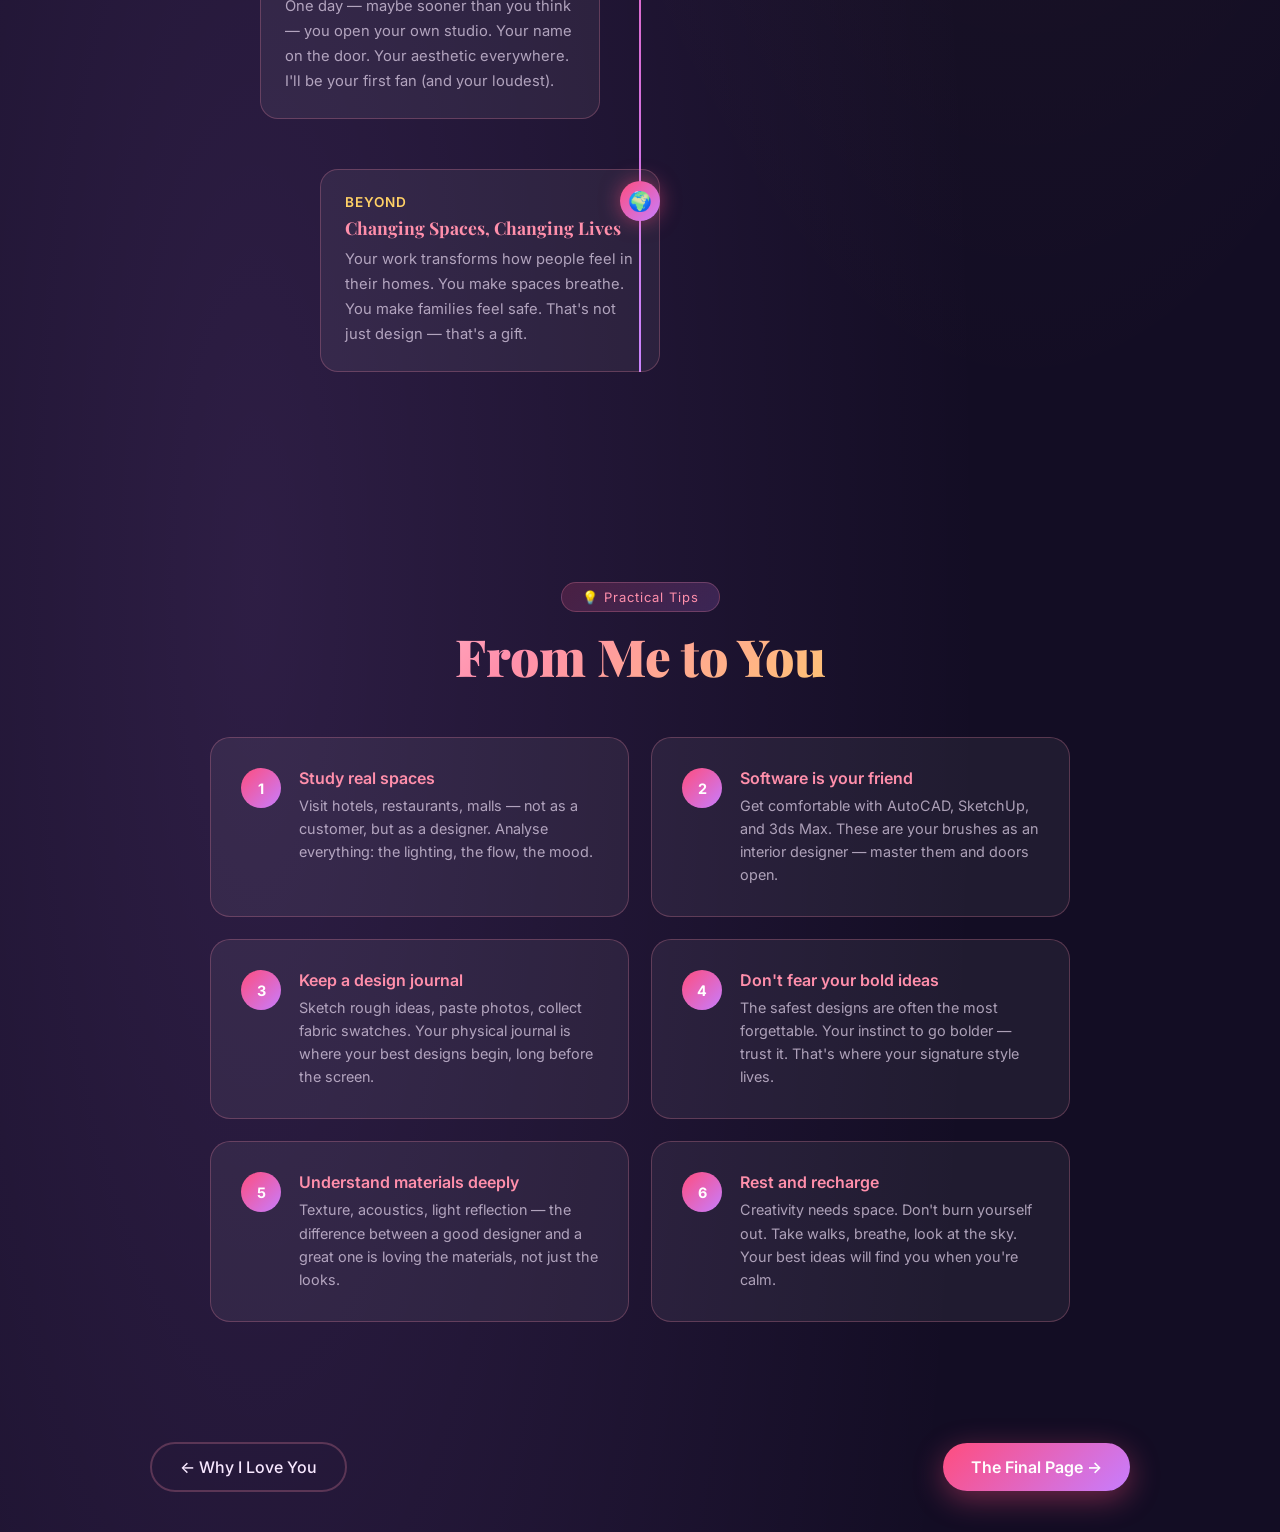
<file: mygirl/page4.html>
<!DOCTYPE html>
<html lang="en">
<head>
  <meta charset="UTF-8"/>
  <meta name="viewport" content="width=device-width, initial-scale=1.0"/>
  <title>Your Bright Future 🏛️ — Page 4</title>
  <link href="https://fonts.googleapis.com/css2?family=Playfair+Display:ital,wght@0,400;0,700;0,900;1,400;1,700&family=Inter:wght@300;400;500;600&family=Dancing+Script:wght@400;700&display=swap" rel="stylesheet"/>
  <link rel="stylesheet" href="shared.css"/>
  <style>
    body {
      background:
        radial-gradient(ellipse at 80% 20%, rgba(255,209,102,0.1) 0%,transparent 50%),
        radial-gradient(ellipse at 20% 80%, rgba(199,125,255,0.15) 0%,transparent 50%),
        var(--dark2);
    }

    /* ===== HERO ===== */
    .p4-hero{
      min-height:100vh; display:flex; align-items:center; justify-content:center;
      flex-direction:column; text-align:center; padding:60px 20px;
      position:relative; z-index:5; overflow:hidden;
    }
    .grad-cap-anim{font-size:6rem;display:block;animation:capBounce 2s ease-in-out infinite;margin-bottom:20px;}
    @keyframes capBounce{0%,100%{transform:translateY(0) rotate(-5deg)}50%{transform:translateY(-20px) rotate(5deg)}}

    .p4-title{font-family:var(--font-head);font-size:clamp(2.8rem,8vw,6rem);line-height:1.15;margin:20px 0;}
    .p4-sub{color:var(--muted);font-size:1.1rem;line-height:1.8;max-width:600px;margin:0 auto 40px;}

    /* ===== FLIP CARD SURPRISE ===== */
    .flip-section{
      padding:80px 40px; position:relative; z-index:5;
    }
    .flip-section .section-header{text-align:center;margin-bottom:50px;}

    .flip-grid{
      display:grid; grid-template-columns:repeat(auto-fit, minmax(260px, 1fr));
      gap:28px; max-width:960px; margin:0 auto;
    }

    .flip-card{height:220px;perspective:1000px;cursor:pointer;}
    .flip-inner{
      position:relative; width:100%; height:100%;
      transform-style:preserve-3d; transition:transform 0.65s cubic-bezier(.4,2,.6,1);
    }
    .flip-card:hover .flip-inner{transform:rotateY(180deg);}
    .flip-front,.flip-back{
      position:absolute; inset:0; border-radius:20px;
      backface-visibility:hidden; display:flex;
      align-items:center; justify-content:center; flex-direction:column;
      gap:12px; padding:24px; text-align:center;
    }
    .flip-front{
      background:var(--glass); border:1px solid var(--glass-b);
    }
    .flip-back{
      background:linear-gradient(135deg,rgba(255,77,126,0.2),rgba(199,125,255,0.2));
      border:1px solid rgba(199,125,255,0.4);
      transform:rotateY(180deg);
    }
    .flip-icon{font-size:2.8rem;}
    .flip-front h3{font-family:var(--font-head);font-size:1.1rem;color:var(--pink);}
    .flip-front p{color:var(--muted);font-size:.85rem;}
    .flip-back p{color:var(--text);font-size:.95rem;line-height:1.6;font-style:italic;}
    .flip-back .flip-quote{font-family:var(--font-script);font-size:1.15rem;color:var(--gold);}

    /* ===== FUTURE TIMELINE ===== */
    .future-section{padding:80px 40px;position:relative;z-index:5;}
    .future-section .section-header{text-align:center;margin-bottom:60px;}

    .timeline{max-width:760px;margin:0 auto;position:relative;}
    .timeline::before{
      content:'';position:absolute;left:50%;top:0;bottom:0;
      width:2px;background:linear-gradient(to bottom,var(--rose),var(--lavender));
      transform:translateX(-50%);
    }
    @media(max-width:640px){
      .timeline::before{left:20px;}
      .tl-item{flex-direction:column!important;padding-left:50px!important;padding-right:0!important;}
      .tl-dot{left:8px!important;right:auto!important;top:16px!important;}
      .tl-card{margin:0!important; max-width: 100% !important;}
    }

    .tl-item{
      display:flex; align-items:flex-start; gap:20px;
      margin-bottom:50px; position:relative;
    }
    .tl-item:nth-child(even){flex-direction:row-reverse;}
    .tl-dot{
      position:absolute; left:50%; top:12px;
      transform:translateX(-50%);
      width:40px; height:40px; border-radius:50%;
      background:linear-gradient(135deg,var(--rose),var(--lavender));
      display:flex;align-items:center;justify-content:center;
      font-size:1.2rem; z-index:2;
      box-shadow:0 0 20px rgba(255,77,126,0.5);
    }
    .tl-card{
      flex:1; max-width:calc(50% - 40px);
      background:var(--glass); border:1px solid var(--glass-b);
      border-radius:18px; padding:24px;
      transition:all 0.3s;
    }
    .tl-card:hover{border-color:var(--rose);box-shadow:0 10px 40px rgba(255,77,126,0.2);transform:translateY(-4px);}
    .tl-year{color:var(--gold);font-size:.85rem;font-weight:600;letter-spacing:1px;margin-bottom:6px;}
    .tl-card h3{font-family:var(--font-head);color:var(--pink);font-size:1.1rem;margin-bottom:8px;}
    .tl-card p{color:var(--muted);line-height:1.7;font-size:.92rem;}

    /* ===== INTERIOR DESIGN TIPS ===== */
    .tips-section{padding:80px 40px;position:relative;z-index:5;}
    .tips-section .section-header{text-align:center;margin-bottom:50px;}

    .tips-grid{
      display:grid; grid-template-columns:repeat(auto-fit, minmax(300px, 1fr));
      gap:22px; max-width:860px; margin:0 auto;
    }
    @media(max-width:640px){
      .tips-grid{grid-template-columns:1fr;}
      .p4-hero, .flip-section, .future-section, .tips-section, .spotlight { padding: 40px 20px; }
    }

    .tip-card{
      background:var(--glass); border:1px solid var(--glass-b);
      border-radius:20px; padding:30px;
      transition:all 0.3s; display:flex; gap:18px;
    }
    .tip-card:hover{border-color:var(--lavender);transform:translateX(6px);box-shadow:0 10px 40px rgba(199,125,255,0.2);}
    .tip-num{
      min-width:40px;height:40px;border-radius:50%;
      background:linear-gradient(135deg,var(--rose),var(--lavender));
      display:flex;align-items:center;justify-content:center;
      font-weight:700;font-size:.9rem;color:white;flex-shrink:0;
    }
    .tip-text h4{color:var(--pink);font-size:1rem;font-weight:600;margin-bottom:6px;}
    .tip-text p{color:var(--muted);font-size:.9rem;line-height:1.6;}

    /* ===== PHOTO SPOTLIGHT ===== */
    .spotlight{
      text-align:center; padding:60px 40px;
      position:relative;z-index:5;
    }
    .spotlight-frame{
      display:inline-block; position:relative;
      border-radius:50%; overflow:hidden;
      width:260px;height:260px;
      border:4px solid var(--rose);
      box-shadow:0 0 60px rgba(255,77,126,0.5);
      margin-bottom:24px;
    }
    .spotlight-frame img{width:100%;height:100%;object-fit:cover;object-position:center top;}
    .spotlight-ring{
      position:absolute;inset:-8px;border-radius:50%;
      border:2px dashed rgba(255,209,102,0.4);
      animation:spin-slow 10s linear infinite;
    }
    @keyframes spin-slow{to{transform:rotate(360deg)}}
    .spotlight p{color:var(--muted);font-size:1rem;line-height:1.8;max-width:500px;margin:0 auto;}
    .spotlight .name-badge{
      font-family:var(--font-script);font-size:2rem;color:var(--gold);
      display:block;margin-bottom:16px;
    }
  </style>
</head>
<body>
  <canvas id="particleCanvas"></canvas>
  <button class="music-orb" id="musicOrb" onclick="toggleMusic()">♪</button>
  <nav class="page-nav">
    <a href="index.html" class="nav-dot" title="Welcome"></a>
    <a href="page2.html" class="nav-dot" title="Our Story"></a>
    <a href="page3.html" class="nav-dot" title="Why I Love You"></a>
    <a href="page4.html" class="nav-dot active" title="Your Future"></a>
    <a href="page5.html" class="nav-dot" title="Forever"></a>
  </nav>
  <div class="page-label">Page 4 of 5</div>

  <!-- HERO -->
  <section class="p4-hero">
    <span class="grad-cap-anim">🏛️</span>
    <div class="section-tag">🎁 Surprise #4 — Flip the cards!</div>
    <h1 class="p4-title gradient-text" style="font-family:var(--font-head);">
      The Future<br/>Belongs to You
    </h1>
    <p class="p4-sub">
      One day, you'll walk into rooms you designed yourself — and everyone in them will feel what I feel every time I look at you: pure awe.
    </p>
    <a href="#flip-section" class="btn-primary">Explore Your Future ↓</a>
  </section>

  <!-- SPOTLIGHT -->
  <section class="spotlight">
    <div class="spotlight-frame">
      <img src="WhatsApp Image 2026-04-24 at 10.42.51 PM.jpeg" alt="My love"/>
      <div class="spotlight-ring"></div>
    </div>
    <span class="name-badge">Future Interior Design Engineer ✨</span>
    <p>Those eyes see beauty others don't notice. That mind dreams spaces others can't imagine. You were literally made for this. I believe in you — without a single doubt.</p>
  </section>

  <!-- FLIP CARDS SURPRISE -->
  <section class="flip-section" id="flip-section">
    <div class="section-header">
      <div class="section-tag">💫 Tips for Your Journey</div>
      <h2 class="section-title gradient-text" style="font-family:var(--font-head);">Hover to Reveal</h2>
      <p class="section-sub">6 tips from someone who loves you and believes in you completely</p>
    </div>

    <div class="flip-grid">
      <div class="flip-card reveal">
        <div class="flip-inner">
          <div class="flip-front">
            <span class="flip-icon">📐</span>
            <h3>Master the Fundamentals</h3>
            <p>Hover to reveal →</p>
          </div>
          <div class="flip-back">
            <p>Space planning, proportion, lighting — when you nail the basics, your creativity has a foundation to soar from. You've got the eye. Now sharpen the skill.</p>
            <span class="flip-quote">"Strong roots, tall tree." 🌳</span>
          </div>
        </div>
      </div>

      <div class="flip-card reveal">
        <div class="flip-inner">
          <div class="flip-front">
            <span class="flip-icon">📖</span>
            <h3>Never Stop Learning</h3>
            <p>Hover to reveal →</p>
          </div>
          <div class="flip-back">
            <p>Interior design trends evolve fast. Follow studios, visit exhibitions, explore Pinterest with intention. The best designers are always students first.</p>
            <span class="flip-quote">"Curiosity is your superpower." ✨</span>
          </div>
        </div>
      </div>

      <div class="flip-card reveal">
        <div class="flip-inner">
          <div class="flip-front">
            <span class="flip-icon">💼</span>
            <h3>Build Your Portfolio Early</h3>
            <p>Hover to reveal →</p>
          </div>
          <div class="flip-back">
            <p>Document every project, sketch, and idea. Even the small ones. Your portfolio tells your story — make it as beautiful as you are.</p>
            <span class="flip-quote">"Show, don't just tell." 🎨</span>
          </div>
        </div>
      </div>

      <div class="flip-card reveal">
        <div class="flip-inner">
          <div class="flip-front">
            <span class="flip-icon">🌍</span>
            <h3>Travel for Inspiration</h3>
            <p>Hover to reveal →</p>
          </div>
          <div class="flip-back">
            <p>Every city, every café, every window view is a lesson. Even a walk in Cairo holds design secrets if you look with your designer eyes.</p>
            <span class="flip-quote">"The world is your moodboard." 🌸</span>
          </div>
        </div>
      </div>

      <div class="flip-card reveal">
        <div class="flip-inner">
          <div class="flip-front">
            <span class="flip-icon">🤝</span>
            <h3>Connect with People</h3>
            <p>Hover to reveal →</p>
          </div>
          <div class="flip-back">
            <p>Great design starts with understanding people — their needs, their feelings, their stories. You're already brilliant at that. Use it.</p>
            <span class="flip-quote">"Empathy is the best design tool." 💚</span>
          </div>
        </div>
      </div>

      <div class="flip-card reveal">
        <div class="flip-inner">
          <div class="flip-front">
            <span class="flip-icon">💎</span>
            <h3>Believe in Yourself</h3>
            <p>Hover to reveal →</p>
          </div>
          <div class="flip-back">
            <p>This is the most important one. You have the talent, the sensitivity, and the brilliance. The only thing standing between you and your dream is doubt. Let it go.</p>
            <span class="flip-quote">"You were made for this." 👑</span>
          </div>
        </div>
      </div>
    </div>
  </section>

  <!-- FUTURE TIMELINE -->
  <section class="future-section">
    <div class="section-header reveal">
      <div class="section-tag">⭐ Your Roadmap</div>
      <h2 class="section-title gradient-text" style="font-family:var(--font-head);">I Can Already See It</h2>
      <p class="section-sub">A vision of your beautiful future — because I believe in you that much</p>
    </div>

    <div class="timeline">
      <div class="tl-item reveal">
        <div class="tl-dot">🎓</div>
        <div class="tl-card">
          <div class="tl-year">VERY SOON</div>
          <h3>Graduation Day</h3>
          <p>You walk across that stage in your cap and gown — and I'll be the proudest person in the room. Interior Design Engineer. That's you. That's always been you.</p>
        </div>
        <div style="flex:1;max-width:calc(50% - 40px);"></div>
      </div>

      <div class="tl-item reveal">
        <div class="tl-dot">🏢</div>
        <div style="flex:1;max-width:calc(50% - 40px);"></div>
        <div class="tl-card">
          <div class="tl-year">FIRST JOB</div>
          <h3>Your First Studio</h3>
          <p>You join a firm and your eye for detail immediately sets you apart. Colleagues ask "how did you think of that?" You just smile — because you've always thought like this.</p>
        </div>
      </div>

      <div class="tl-item reveal">
        <div class="tl-dot">✨</div>
        <div class="tl-card">
          <div class="tl-year">YOUR DREAM</div>
          <h3>Your Own Studio</h3>
          <p>One day — maybe sooner than you think — you open your own studio. Your name on the door. Your aesthetic everywhere. I'll be your first fan (and your loudest).</p>
        </div>
        <div style="flex:1;max-width:calc(50% - 40px);"></div>
      </div>

      <div class="tl-item reveal">
        <div class="tl-dot">🌍</div>
        <div style="flex:1;max-width:calc(50% - 40px);"></div>
        <div class="tl-card">
          <div class="tl-year">BEYOND</div>
          <h3>Changing Spaces, Changing Lives</h3>
          <p>Your work transforms how people feel in their homes. You make spaces breathe. You make families feel safe. That's not just design — that's a gift.</p>
        </div>
      </div>
    </div>
  </section>

  <!-- EXTRA TIPS -->
  <section class="tips-section">
    <div class="section-header reveal">
      <div class="section-tag">💡 Practical Tips</div>
      <h2 class="section-title gradient-text" style="font-family:var(--font-head);">From Me to You</h2>
    </div>
    <div class="tips-grid">
      <div class="tip-card reveal"><div class="tip-num">1</div><div class="tip-text"><h4>Study real spaces</h4><p>Visit hotels, restaurants, malls — not as a customer, but as a designer. Analyse everything: the lighting, the flow, the mood.</p></div></div>
      <div class="tip-card reveal"><div class="tip-num">2</div><div class="tip-text"><h4>Software is your friend</h4><p>Get comfortable with AutoCAD, SketchUp, and 3ds Max. These are your brushes as an interior designer — master them and doors open.</p></div></div>
      <div class="tip-card reveal"><div class="tip-num">3</div><div class="tip-text"><h4>Keep a design journal</h4><p>Sketch rough ideas, paste photos, collect fabric swatches. Your physical journal is where your best designs begin, long before the screen.</p></div></div>
      <div class="tip-card reveal"><div class="tip-num">4</div><div class="tip-text"><h4>Don't fear your bold ideas</h4><p>The safest designs are often the most forgettable. Your instinct to go bolder — trust it. That's where your signature style lives.</p></div></div>
      <div class="tip-card reveal"><div class="tip-num">5</div><div class="tip-text"><h4>Understand materials deeply</h4><p>Texture, acoustics, light reflection — the difference between a good designer and a great one is loving the materials, not just the looks.</p></div></div>
      <div class="tip-card reveal"><div class="tip-num">6</div><div class="tip-text"><h4>Rest and recharge</h4><p>Creativity needs space. Don't burn yourself out. Take walks, breathe, look at the sky. Your best ideas will find you when you're calm.</p></div></div>
    </div>
  </section>

  <!-- NAV -->
  <div class="page-arrow-nav">
    <a href="page3.html" class="btn-outline">← Why I Love You</a>
    <a href="page5.html" class="btn-primary">The Final Page →</a>
  </div>

  <script src="shared.js"></script>
</body>
</html>
</file>
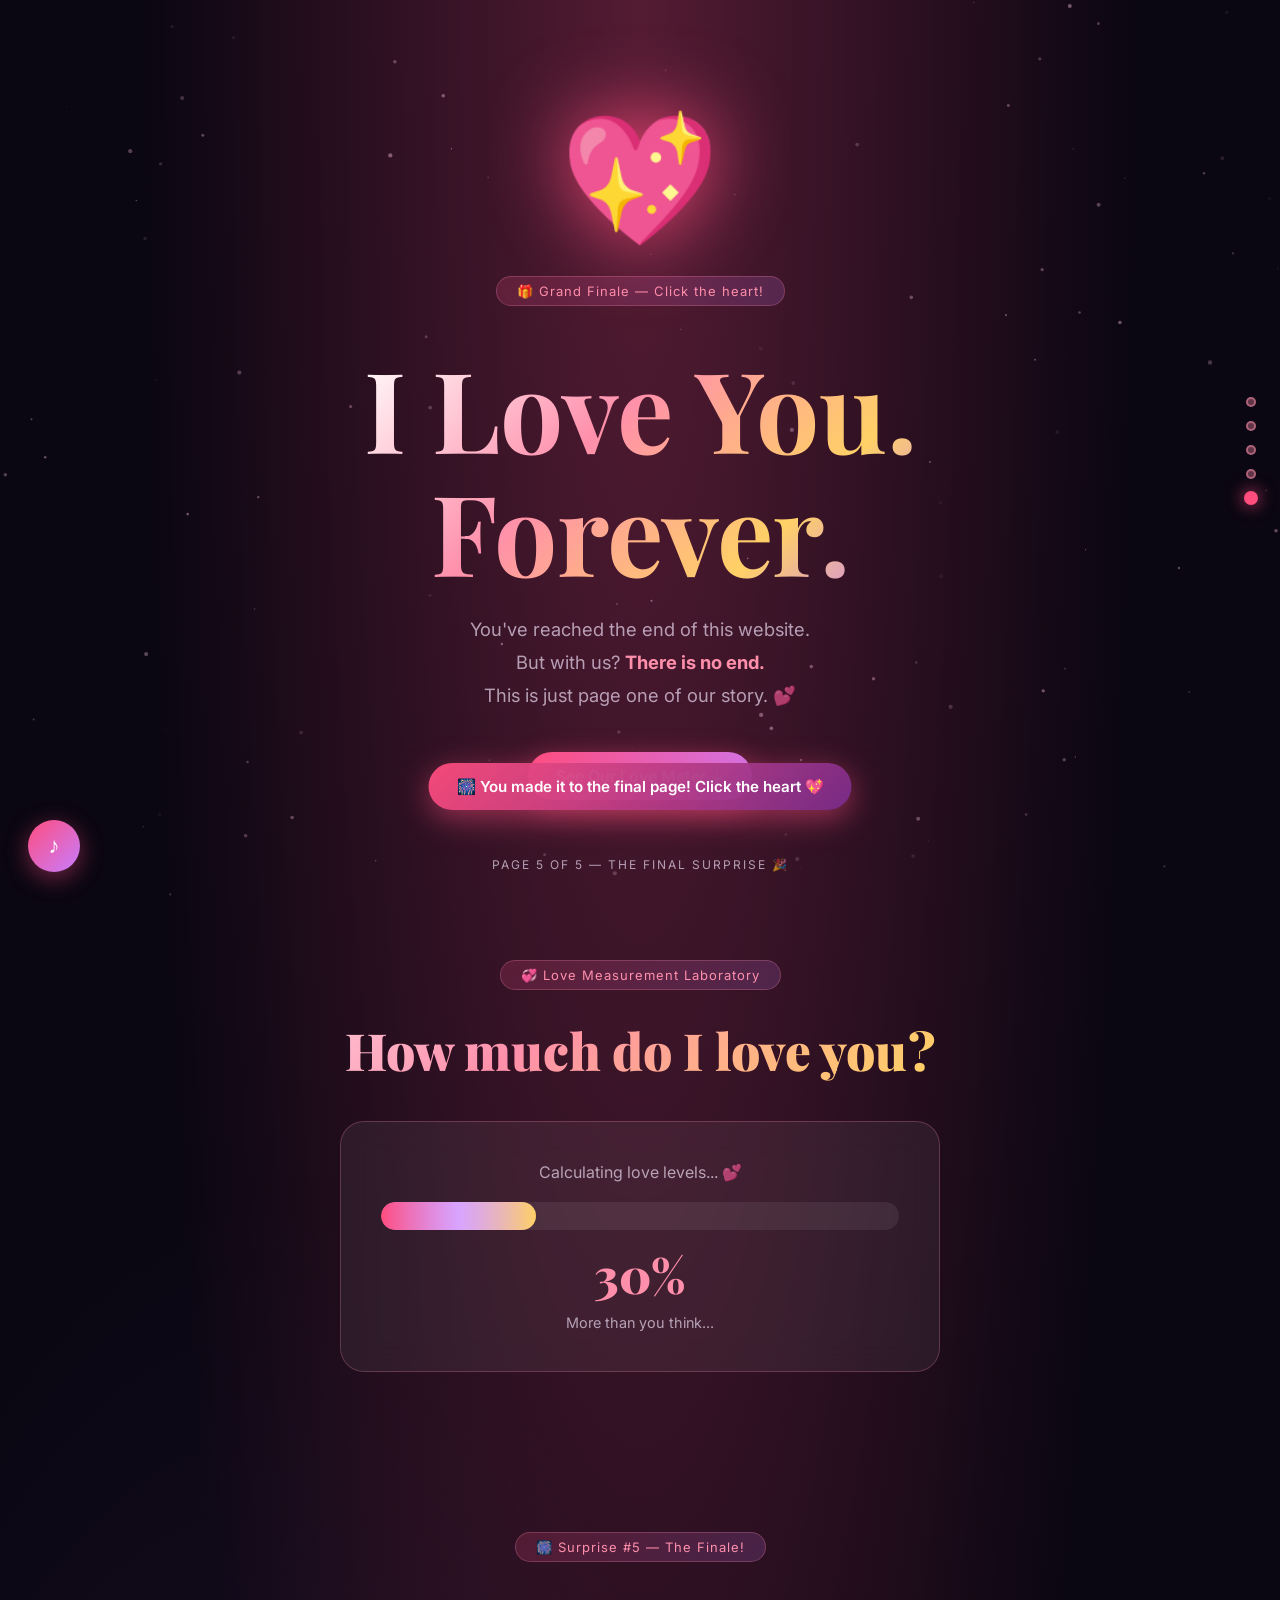
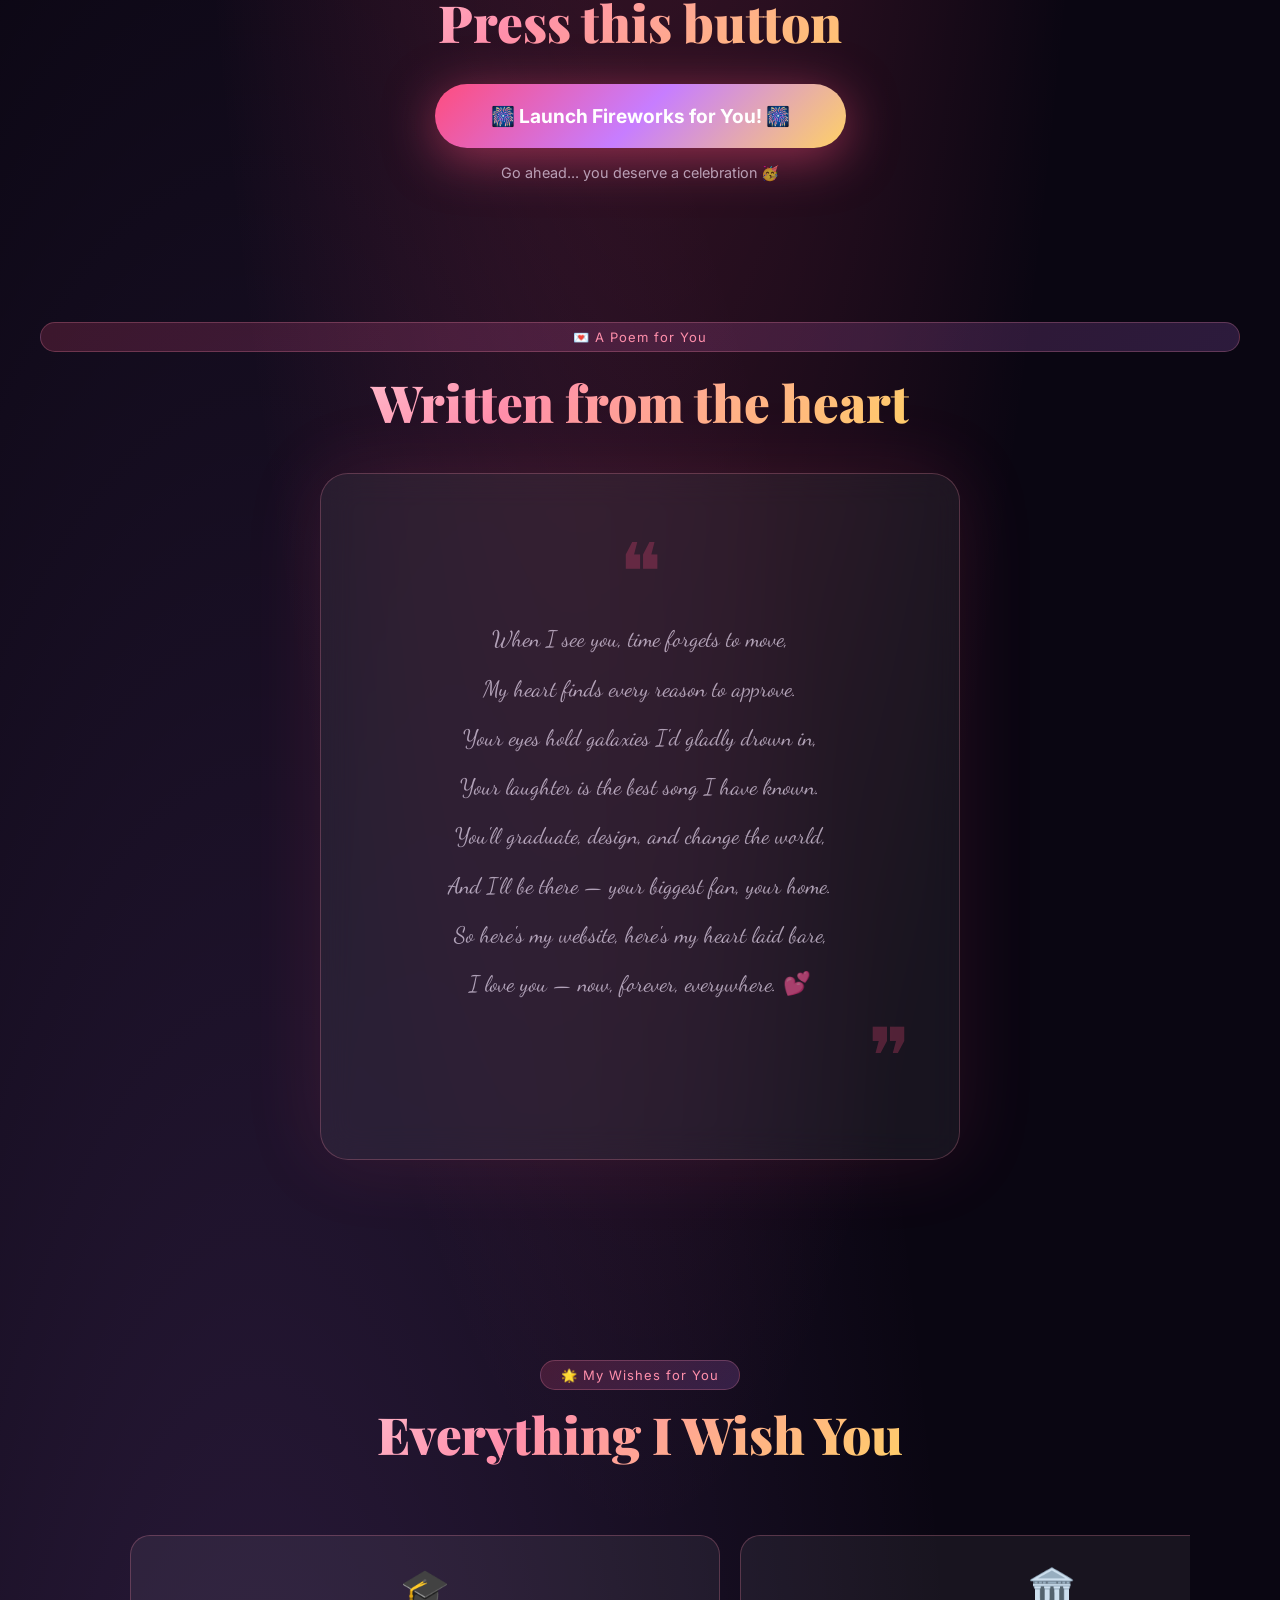
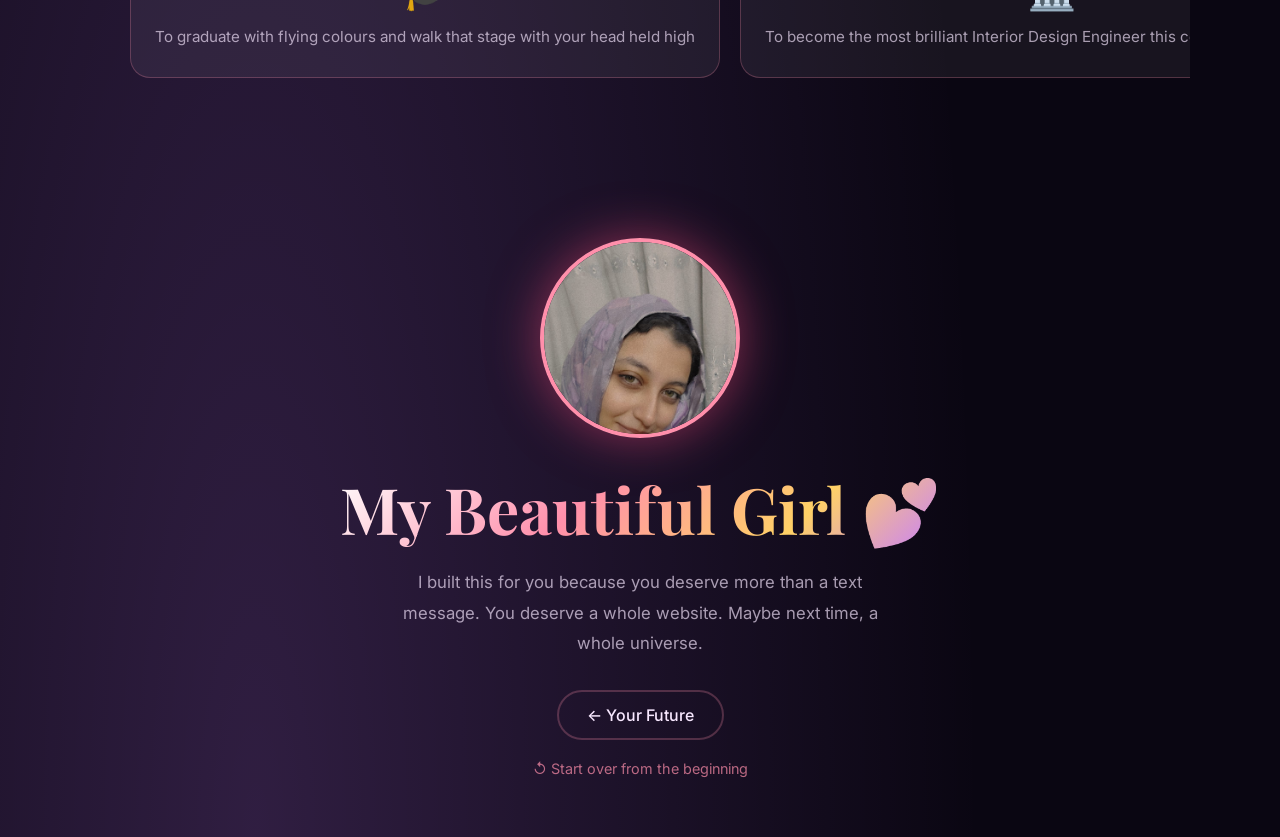
<file: mygirl/page5.html>
<!DOCTYPE html>
<html lang="en">
<head>
  <meta charset="UTF-8"/>
  <meta name="viewport" content="width=device-width, initial-scale=1.0"/>
  <title>Forever 💖 — Page 5</title>
  <link href="https://fonts.googleapis.com/css2?family=Playfair+Display:ital,wght@0,400;0,700;0,900;1,400;1,700&family=Inter:wght@300;400;500;600&family=Dancing+Script:wght@400;700&display=swap" rel="stylesheet"/>
  <link rel="stylesheet" href="shared.css"/>
  <style>
    body {
      background:
        radial-gradient(ellipse at 50% 0%, rgba(255,77,126,0.3) 0%, transparent 55%),
        radial-gradient(ellipse at 20% 100%, rgba(199,125,255,0.2) 0%, transparent 50%),
        var(--dark);
      overflow-x: hidden;
    }

    /* ===== MAIN HERO ===== */
    .final-hero{
      min-height:100vh; display:flex; align-items:center; justify-content:center;
      flex-direction:column; text-align:center; padding:60px 20px;
      position:relative; z-index:5;
    }
    .big-heart{
      font-size:8rem; display:block;
      animation:superbeat 1.8s ease-in-out infinite;
      filter:drop-shadow(0 0 40px rgba(255,77,126,0.9));
      cursor:pointer;
    }
    @keyframes superbeat{0%,100%{transform:scale(1)}15%{transform:scale(1.25)}30%{transform:scale(1)}45%{transform:scale(1.15)}}

    .final-tag{margin:20px 0;}
    .final-title{
      font-family:var(--font-head);
      font-size:clamp(3rem,9vw,7rem);
      line-height:1.1; margin:20px 0;
    }
    .final-sub{color:var(--muted);font-size:1.15rem;line-height:1.8;max-width:580px;margin:0 auto 40px;}
    .final-sub strong{color:var(--pink);}

    /* ===== LOVE METER ===== */
    .meter-section{padding:60px 40px;text-align:center;position:relative;z-index:5;}
    .meter-wrap{
      max-width:600px;margin:40px auto;
      background:var(--glass);border:1px solid var(--glass-b);
      border-radius:24px;padding:40px;
    }
    .meter-label{color:var(--muted);margin-bottom:20px;font-size:1rem;}
    .meter-bar-bg{
      height:28px;background:rgba(255,255,255,0.07);
      border-radius:50px;overflow:hidden;margin-bottom:12px;
    }
    .meter-bar-fill{
      height:100%;width:0%;border-radius:50px;
      background:linear-gradient(90deg,var(--rose),var(--lavender),var(--gold));
      transition:width 2s cubic-bezier(0.34,1.2,0.64,1);
      position:relative;overflow:hidden;
    }
    .meter-bar-fill::after{
      content:'';position:absolute;inset:0;
      background:linear-gradient(90deg,transparent,rgba(255,255,255,0.3),transparent);
      animation:shimmer 2s infinite;
    }
    @keyframes shimmer{0%{transform:translateX(-100%)}100%{transform:translateX(100%)}}
    .meter-val{font-size:3rem;font-weight:900;color:var(--pink);font-family:var(--font-head);}
    .meter-note{color:var(--muted);font-size:.9rem;margin-top:8px;}

    /* ===== FIREWORK BUTTON ===== */
    .firework-section{
      padding:60px 40px;text-align:center;position:relative;z-index:5;
    }
    .firework-btn{
      background:linear-gradient(135deg,var(--rose),var(--lavender),var(--gold));
      color:white;border:none;border-radius:50px;
      padding:20px 56px;font-size:1.2rem;font-weight:700;
      font-family:var(--font-body);cursor:pointer;
      box-shadow:0 10px 50px rgba(255,77,126,0.5);
      transition:all 0.3s;
      animation:btn-glow 2s ease-in-out infinite;
    }
    @keyframes btn-glow{0%,100%{box-shadow:0 10px 50px rgba(255,77,126,0.5)}50%{box-shadow:0 10px 80px rgba(255,77,126,0.9)}}
    .firework-btn:hover{transform:scale(1.08);}
    .fw-hint{color:var(--muted);font-size:.9rem;margin-top:16px;display:block;}

    /* Firework particle */
    .fw{position:fixed;border-radius:50%;pointer-events:none;z-index:9999;animation:fwAnim var(--dur) ease forwards;}
    @keyframes fwAnim{0%{opacity:1;transform:translate(0,0) scale(1)}100%{opacity:0;transform:translate(var(--tx),var(--ty)) scale(0)}}

    /* ===== POEM ===== */
    .poem-section{
      padding:80px 40px;text-align:center;position:relative;z-index:5;
    }
    .poem-card{
      max-width:640px;margin:40px auto;
      background:var(--glass);border:1px solid var(--glass-b);
      border-radius:28px;padding:60px 48px;
      box-shadow:0 0 80px rgba(255,77,126,0.12);
      position:relative;
    }
    @media(max-width:600px){.poem-card{padding:40px 24px;}}
    .poem-deco{
      font-size:5rem;color:var(--rose);opacity:.25;
      font-family:var(--font-script);line-height:1;
    }
    .poem-line{
      font-family:var(--font-script);
      font-size:clamp(1.1rem,3vw,1.4rem);
      color:var(--muted);line-height:2.2;
      opacity:0;transform:translateY(16px);
      animation:lineIn 0.6s ease forwards;
      animation-delay:var(--d);
    }
    @keyframes lineIn{to{opacity:1;transform:translateY(0)}}

    /* ===== WISHES CAROUSEL ===== */
    .wishes-section{padding:80px 40px;position:relative;z-index:5;}
    .wishes-section .section-header{text-align:center;margin-bottom:50px;}
    .wishes-scroll{
      display:flex;gap:20px;overflow-x:auto;padding:20px 40px;
      scrollbar-width:none;-webkit-overflow-scrolling:touch;
      max-width:1100px;margin:0 auto;
    }
    .wishes-scroll::-webkit-scrollbar{display:none;}
    .wish-pill{
      flex-shrink:0;min-width:240px;
      background:var(--glass);border:1px solid var(--glass-b);
      border-radius:20px;padding:28px 24px;text-align:center;
      transition:all 0.3s;
    }
    .wish-pill:hover{border-color:var(--gold);transform:translateY(-8px);box-shadow:0 20px 50px rgba(255,209,102,0.2);}
    .wish-pill .wi{font-size:2.5rem;margin-bottom:12px;display:block;animation:pulse-orb 2.5s infinite;}
    .wish-pill p{color:var(--muted);font-size:.95rem;line-height:1.6;}

    /* ===== FINAL CLOSING ===== */
    .closing-section{
      min-height:60vh;display:flex;align-items:center;justify-content:center;
      flex-direction:column;text-align:center;padding:60px 20px;
      position:relative;z-index:5;
    }
    .closing-img{
      width:200px;height:200px;border-radius:50%;
      object-fit:cover;object-position:center top;
      border:4px solid var(--pink);
      box-shadow:0 0 50px rgba(255,77,126,0.5);
      margin-bottom:28px;
    }
    .closing-title{font-family:var(--font-head);font-size:clamp(2rem,6vw,4rem);margin-bottom:16px;}
    .closing-sub{color:var(--muted);max-width:500px;font-size:1.05rem;line-height:1.8;margin-bottom:32px;}
    .restart-link{color:var(--pink);text-decoration:none;font-size:.9rem;display:block;margin-top:20px;opacity:.7;transition:opacity .2s;}
    .restart-link:hover{opacity:1;}
  </style>
</head>
<body>
  <canvas id="particleCanvas"></canvas>
  <button class="music-orb" id="musicOrb" onclick="toggleMusic()">♪</button>
  <nav class="page-nav">
    <a href="index.html" class="nav-dot" title="Welcome"></a>
    <a href="page2.html" class="nav-dot" title="Our Story"></a>
    <a href="page3.html" class="nav-dot" title="Why I Love You"></a>
    <a href="page4.html" class="nav-dot" title="Your Future"></a>
    <a href="page5.html" class="nav-dot active" title="Forever"></a>
  </nav>
  <div class="page-label">Page 5 of 5 — The Final Surprise 🎉</div>

  <!-- HERO -->
  <section class="final-hero">
    <span class="big-heart" id="bigHeart" onclick="heartClick()">💖</span>
    <div class="section-tag final-tag">🎁 Grand Finale — Click the heart!</div>
    <h1 class="final-title gradient-text" style="font-family:var(--font-head);">
      I Love You.<br/>Forever.
    </h1>
    <p class="final-sub">
      You've reached the end of this website.<br/>
      But with us? <strong>There is no end.</strong><br/>
      This is just page one of our story. 💕
    </p>
    <a href="#meter" class="btn-primary">See Our Love Meter ↓</a>
  </section>

  <!-- LOVE METER -->
  <section class="meter-section" id="meter">
    <div class="section-tag">💞 Love Measurement Laboratory</div>
    <h2 class="section-title gradient-text" style="font-family:var(--font-head);text-align:center;margin:16px 0 40px;">How much do I love you?</h2>
    <div class="meter-wrap glass-card" id="meterWrap">
      <p class="meter-label">Calculating love levels... 💕</p>
      <div class="meter-bar-bg">
        <div class="meter-bar-fill" id="meterFill"></div>
      </div>
      <div class="meter-val" id="meterVal">0%</div>
      <p class="meter-note" id="meterNote">Stand by...</p>
    </div>
  </section>

  <!-- FIREWORKS -->
  <section class="firework-section">
    <div class="section-tag">🎆 Surprise #5 — The Finale!</div>
    <h2 class="section-title gradient-text" style="font-family:var(--font-head);text-align:center;margin:16px 0 30px;">Press this button</h2>
    <button class="firework-btn" id="fwBtn" onclick="launchFireworks()">
      🎆 Launch Fireworks for You! 🎆
    </button>
    <span class="fw-hint">Go ahead... you deserve a celebration 🥳</span>
  </section>

  <!-- POEM -->
  <section class="poem-section">
    <div class="section-tag" style="display:block;text-align:center;margin-bottom:20px;">💌 A Poem for You</div>
    <h2 class="section-title gradient-text" style="font-family:var(--font-head);text-align:center;margin-bottom:40px;">Written from the heart</h2>
    <div class="poem-card glass-card">
      <div class="poem-deco">❝</div>
      <p class="poem-line" style="--d:.2s">When I see you, time forgets to move,</p>
      <p class="poem-line" style="--d:.5s">My heart finds every reason to approve.</p>
      <p class="poem-line" style="--d:.8s">Your eyes hold galaxies I'd gladly drown in,</p>
      <p class="poem-line" style="--d:1.1s">Your laughter is the best song I have known.</p>
      <p class="poem-line" style="--d:1.4s">You'll graduate, design, and change the world,</p>
      <p class="poem-line" style="--d:1.7s">And I'll be there — your biggest fan, your home.</p>
      <p class="poem-line" style="--d:2s">So here's my website, here's my heart laid bare,</p>
      <p class="poem-line" style="--d:2.3s">I love you — now, forever, everywhere. 💕</p>
      <div class="poem-deco" style="text-align:right;margin-top:10px;">❞</div>
    </div>
  </section>

  <!-- WISHES CAROUSEL -->
  <section class="wishes-section">
    <div class="section-header">
      <div class="section-tag">🌟 My Wishes for You</div>
      <h2 class="section-title gradient-text" style="font-family:var(--font-head);">Everything I Wish You</h2>
    </div>
    <div class="wishes-scroll">
      <div class="wish-pill"><span class="wi">🎓</span><p>To graduate with flying colours and walk that stage with your head held high</p></div>
      <div class="wish-pill"><span class="wi">🏛️</span><p>To become the most brilliant Interior Design Engineer this country has ever seen</p></div>
      <div class="wish-pill"><span class="wi">🌸</span><p>To wake up every morning feeling at peace with yourself and excited for your day</p></div>
      <div class="wish-pill"><span class="wi">😂</span><p>To laugh so hard your stomach hurts, every single week</p></div>
      <div class="wish-pill"><span class="wi">💪</span><p>To face every hard day knowing you are stronger than you think</p></div>
      <div class="wish-pill"><span class="wi">✈️</span><p>To travel to every place you've ever dreamed of — and design rooms there one day</p></div>
      <div class="wish-pill"><span class="wi">💚</span><p>To know — truly know — how beautiful and special you are</p></div>
      <div class="wish-pill"><span class="wi">💕</span><p>To always have me by your side, cheering you on in every little thing</p></div>
    </div>
  </section>

  <!-- CLOSING -->
  <section class="closing-section">
    <img src="WhatsApp Image 2026-04-24 at 10.42.33 PM.jpeg" class="closing-img" alt="My love"/>
    <h2 class="closing-title gradient-text" style="font-family:var(--font-head);">My Beautiful Girl 💕</h2>
    <p class="closing-sub">
      I built this for you because you deserve more than a text message. You deserve a whole website. Maybe next time, a whole universe.
    </p>
    <a href="page4.html" class="btn-outline">← Your Future</a>
    <a href="index.html" class="restart-link">↺ Start over from the beginning</a>
  </section>

  <script src="shared.js"></script>
  <script>
    // ===== LOVE METER =====
    const meterFill = document.getElementById('meterFill');
    const meterVal  = document.getElementById('meterVal');
    const meterNote = document.getElementById('meterNote');
    const stages = [
      [30,  "More than you think..."],
      [60,  "Way more than words can say..."],
      [90,  "Off the charts already..."],
      [100, "∞ — Infinitely & Always 💕"]
    ];
    let si = 0;
    const meterObs = new IntersectionObserver(entries => {
      if (!entries[0].isIntersecting) return;
      meterObs.disconnect();
      function next() {
        if (si >= stages.length) return;
        const [pct, note] = stages[si++];
        meterFill.style.width = pct + '%';
        let cur = parseInt(meterVal.textContent) || 0;
        const target = pct === 100 ? 100 : pct;
        const iv = setInterval(() => {
          cur = Math.min(cur + 2, target);
          meterVal.textContent = cur < 100 ? cur + '%' : '∞';
          if (cur >= target) { clearInterval(iv); meterNote.textContent = note; setTimeout(next, 1400); }
        }, 30);
      }
      next();
    }, { threshold: 0.4 });
    meterObs.observe(document.getElementById('meter'));

    // ===== BIG HEART CLICK =====
    function heartClick() {
      const emojis = ['💕','💖','🌹','✨','💫','💗','🌸','❤️','💝'];
      for (let i = 0; i < 40; i++) {
        setTimeout(() => {
          const h = document.createElement('div');
          h.className = 'burst-particle';
          h.textContent = emojis[Math.floor(Math.random() * emojis.length)];
          h.style.left   = Math.random() * 100 + 'vw';
          h.style.top    = Math.random() * 100 + 'vh';
          h.style.fontSize = (Math.random() * 28 + 14) + 'px';
          h.style.setProperty('--dur', (Math.random() * 1.5 + 1) + 's');
          document.body.appendChild(h);
          setTimeout(() => h.remove(), 2500);
        }, i * 60);
      }
    }

    // ===== FIREWORKS =====
    function launchFireworks() {
      const colors = ['#ff4d7e','#c77dff','#ffd166','#ff8fab','#fff','#ff6b6b','#a8edea'];
      for (let burst = 0; burst < 8; burst++) {
        setTimeout(() => {
          const cx = Math.random() * window.innerWidth;
          const cy = Math.random() * window.innerHeight * 0.6 + 50;
          for (let p = 0; p < 28; p++) {
            const el = document.createElement('div');
            el.className = 'fw';
            const angle = (p / 28) * Math.PI * 2;
            const dist  = Math.random() * 150 + 60;
            el.style.cssText = `
              left:${cx}px; top:${cy}px;
              width:${Math.random()*6+3}px; height:${Math.random()*6+3}px;
              background:${colors[Math.floor(Math.random()*colors.length)]};
              --tx:${Math.cos(angle)*dist}px; --ty:${Math.sin(angle)*dist}px;
              --dur:${Math.random()*0.8+0.6}s;
            `;
            document.body.appendChild(el);
            setTimeout(() => el.remove(), 1500);
          }
        }, burst * 250);
      }

      // Also rain emojis
      const emojis = ['🎆','🎇','✨','💕','💖','🌟','🎉','💫'];
      for (let i = 0; i < 20; i++) {
        setTimeout(() => {
          const h = document.createElement('div');
          h.className = 'burst-particle';
          h.textContent = emojis[Math.floor(Math.random() * emojis.length)];
          h.style.left = Math.random() * 100 + 'vw';
          h.style.top  = Math.random() * 100 + 'vh';
          h.style.fontSize = (Math.random() * 24 + 16) + 'px';
          h.style.setProperty('--dur', (Math.random() * 2 + 1) + 's');
          document.body.appendChild(h);
          setTimeout(() => h.remove(), 3000);
        }, i * 120);
      }
    }
  </script>
</body>
</html>
</file>
<file: mygirl/shared.css>
/* ===== SHARED GLOBAL STYLES ===== */
@import url('https://fonts.googleapis.com/css2?family=Playfair+Display:ital,wght@0,400;0,700;0,900;1,400;1,700&family=Inter:wght@300;400;500;600&family=Dancing+Script:wght@400;700&display=swap');

*, *::before, *::after { margin:0; padding:0; box-sizing:border-box; }

:root {
  --rose:    #ff4d7e;
  --pink:    #ff8fab;
  --lavender:#c77dff;
  --purple:  #7b2d8b;
  --gold:    #ffd166;
  --cream:   #fff0f3;
  --dark:    #0a0612;
  --dark2:   #130d24;
  --glass:   rgba(255,255,255,0.06);
  --glass-b: rgba(255,143,171,0.25);
  --text:    #f8e8ff;
  --muted:   rgba(248,232,255,0.65);
  --font-head: 'Playfair Display', Georgia, serif;
  --font-body: 'Inter', sans-serif;
  --font-script: 'Dancing Script', cursive;
}

html { scroll-behavior: smooth; }

body {
  font-family: var(--font-body);
  background: var(--dark);
  color: var(--text);
  overflow-x: hidden;
  min-height: 100vh;
  cursor: url("data:image/svg+xml;utf8,<svg xmlns='http://www.w3.org/2000/svg' width='28' height='28' viewBox='0 0 28 28'><text y='22' font-size='22'>💕</text></svg>"), auto;
}

/* ===== CANVAS PARTICLES ===== */
#particleCanvas {
  position: fixed; inset: 0;
  pointer-events: none;
  z-index: 0;
  opacity: 0.5;
}

/* ===== PAGE NAV DOTS ===== */
.page-nav {
  position: fixed;
  right: 24px; top: 50%;
  transform: translateY(-50%);
  display: flex; flex-direction: column; gap: 14px;
  z-index: 100;
}
.nav-dot {
  width: 10px; height: 10px;
  border-radius: 50%;
  background: rgba(255,143,171,0.35);
  border: 2px solid rgba(255,143,171,0.5);
  transition: all 0.3s;
  cursor: pointer;
  position: relative;
}
.nav-dot::after {
  content: attr(title);
  position: absolute; right: 20px; top: 50%;
  transform: translateY(-50%);
  background: rgba(10,6,18,0.85);
  color: var(--pink); font-size: 11px;
  padding: 3px 8px; border-radius: 6px;
  white-space: nowrap; opacity: 0;
  pointer-events: none;
  transition: opacity 0.2s;
}
.nav-dot:hover::after { opacity: 1; }
.nav-dot.active { background: var(--rose); border-color: var(--rose); transform: scale(1.4); box-shadow: 0 0 12px var(--rose); }
.nav-dot:hover:not(.active) { background: var(--pink); border-color: var(--pink); }

/* ===== MUSIC ORB ===== */
.music-orb {
  position: fixed; bottom: 28px; left: 28px; z-index: 999;
  width: 52px; height: 52px;
  background: linear-gradient(135deg, var(--rose), var(--lavender));
  border: none; border-radius: 50%;
  color: white; font-size: 1.4rem;
  cursor: pointer;
  box-shadow: 0 6px 24px rgba(255,77,126,0.45);
  transition: all 0.3s;
  animation: pulse-orb 2.5s ease-in-out infinite;
}
.music-orb:hover { transform: scale(1.15); }
.music-orb.playing { animation: spin-slow 3s linear infinite; }

@keyframes pulse-orb { 0%,100%{box-shadow:0 6px 24px rgba(255,77,126,0.45)} 50%{box-shadow:0 6px 40px rgba(255,77,126,0.8)} }
@keyframes spin-slow { to { transform: rotate(360deg); } }

/* ===== PAGE LABEL ===== */
.page-label {
  position: fixed; bottom: 28px; left: 50%; transform: translateX(-50%);
  font-size: 12px; color: var(--muted); letter-spacing: 2px;
  font-family: var(--font-body); text-transform: uppercase;
  z-index: 100;
}

/* ===== BUTTONS ===== */
.btn-primary {
  display: inline-flex; align-items: center; justify-content: center; gap: 8px;
  background: linear-gradient(135deg, var(--rose), var(--lavender));
  color: white; text-decoration: none;
  padding: 14px 28px; border-radius: 50px;
  font-family: var(--font-body); font-size: 1rem; font-weight: 600;
  box-shadow: 0 8px 30px rgba(255,77,126,0.4);
  transition: all 0.3s; border: none; cursor: pointer; text-align: center;
}
.btn-primary:hover { transform: translateY(-3px) scale(1.04); box-shadow: 0 16px 50px rgba(255,77,126,0.6); }

.btn-outline {
  display: inline-flex; align-items: center; justify-content: center; gap: 8px;
  background: transparent;
  border: 2px solid var(--glass-b);
  color: var(--text); text-decoration: none;
  padding: 13px 28px; border-radius: 50px;
  font-family: var(--font-body); font-size: 1rem; font-weight: 500;
  transition: all 0.3s; text-align: center;
}
.btn-outline:hover { border-color: var(--pink); color: var(--pink); transform: translateY(-2px); }

/* ===== GRADIENT TEXT ===== */
.gradient-text {
  background: linear-gradient(135deg, #fff 0%, var(--pink) 40%, var(--gold) 75%, var(--lavender) 100%);
  -webkit-background-clip: text; -webkit-text-fill-color: transparent; background-clip: text;
}

/* ===== GLASS CARD ===== */
.glass-card {
  background: var(--glass);
  border: 1px solid var(--glass-b);
  border-radius: 24px;
  backdrop-filter: blur(16px);
}

/* ===== SECTION HEADER ===== */
.section-tag {
  display: inline-block;
  background: linear-gradient(135deg, rgba(255,77,126,0.18), rgba(199,125,255,0.18));
  border: 1px solid var(--glass-b); border-radius: 50px;
  padding: 6px 20px; font-size: 13px; color: var(--pink);
  letter-spacing: 1px; margin-bottom: 14px;
}
.section-title {
  font-family: var(--font-head);
  font-size: clamp(2rem, 5vw, 3.2rem);
  font-weight: 900; line-height: 1.2;
}
.section-sub { color: var(--muted); font-size: 1.05rem; line-height: 1.7; margin-top: 12px; }

/* ===== REVEAL ANIMATIONS ===== */
.reveal {
  opacity: 0; transform: translateY(35px);
  transition: opacity 0.7s ease, transform 0.7s ease;
}
.reveal.visible { opacity: 1; transform: translateY(0); }

/* ===== BURST PARTICLE ===== */
.burst-particle {
  position: fixed; pointer-events: none; z-index: 9999;
  animation: burstFloat var(--dur, 1.5s) ease forwards;
}
@keyframes burstFloat {
  0%   { opacity: 1; transform: scale(0.5) translateY(0); }
  100% { opacity: 0; transform: scale(1.4) translateY(-120px) rotate(30deg); }
}

/* ===== FLOATING HEARTS ===== */
.fheart {
  position: fixed; pointer-events: none; z-index: 1;
  bottom: -60px; animation: fheartRise linear forwards;
  opacity: 0;
}
@keyframes fheartRise {
  0%   { opacity:0; transform: translateX(0) rotate(0); }
  10%  { opacity:.7; }
  90%  { opacity:.3; }
  100% { opacity:0; transform: translateX(40px) rotate(360deg) translateY(-110vh); }
}

/* ===== PAGE TRANSITIONS ===== */
.page-enter { animation: pageIn 0.6s ease both; }
@keyframes pageIn { from { opacity:0; transform:translateY(20px); } to { opacity:1; transform:translateY(0); } }

.hidden { display: none !important; }
.fade-out { animation: fadeOut 0.6s ease forwards; }
@keyframes fadeOut { to { opacity:0; transform:scale(1.05); } }
.animate-in { animation: pageIn 0.8s ease both; }

/* ===== PREV/NEXT NAV ===== */
.page-arrow-nav {
  display: flex; justify-content: space-between; align-items: center;
  padding: 40px 60px; max-width: 1100px; margin: 0 auto;
  position: relative; z-index: 10;
}

/* ===== RESPONSIVE ===== */
@media (max-width: 768px) {
  .page-nav { display: none; }
  .page-arrow-nav { padding: 30px 20px; flex-direction: column; gap: 16px; }
  .page-arrow-nav a { width: 100%; }
}
</file>
<file: mygirl/page1.css>
/* ===== PAGE 1 SPECIFIC ===== */

.hero-wrap {
  position: relative; min-height: 100vh;
  display: flex; align-items: center; justify-content: center;
  overflow: hidden;
  background: radial-gradient(ellipse at 30% 20%, rgba(123,45,139,0.35) 0%, transparent 55%),
              radial-gradient(ellipse at 70% 80%, rgba(255,77,126,0.2) 0%, transparent 50%),
              var(--dark);
}

/* Animated mesh gradient bg */
.glitch-bg {
  position: absolute; inset: 0; z-index: 0;
  background: 
    radial-gradient(circle at 20% 50%, rgba(199,125,255,0.08) 0%, transparent 40%),
    radial-gradient(circle at 80% 20%, rgba(255,77,126,0.08) 0%, transparent 40%),
    radial-gradient(circle at 50% 90%, rgba(255,209,102,0.05) 0%, transparent 35%);
  animation: bgPulse 8s ease-in-out infinite alternate;
}
@keyframes bgPulse {
  0%   { opacity: 0.6; transform: scale(1); }
  100% { opacity: 1;   transform: scale(1.05); }
}

/* ===== ENVELOPE ===== */
.envelope-reveal {
  display: flex; flex-direction: column; align-items: center; gap: 28px;
  position: relative; z-index: 10;
}
.open-hint {
  color: var(--muted); font-size: 1rem; letter-spacing: 1px;
  animation: pulse-text 2s ease-in-out infinite;
}
@keyframes pulse-text { 0%,100%{opacity:.5} 50%{opacity:1} }

.envelope {
  width: 240px; height: 170px;
  position: relative; cursor: pointer;
  filter: drop-shadow(0 0 40px rgba(255,77,126,0.6));
  transition: transform 0.3s;
}
.envelope:hover { transform: scale(1.06) rotate(-2deg); }

.envelope-body {
  position: absolute; inset: 0;
  background: linear-gradient(160deg, #3d0c2e 0%, #1a0530 100%);
  border-radius: 6px 6px 12px 12px;
  border: 2px solid rgba(255,77,126,0.4);
  display: flex; align-items: center; justify-content: center;
}
.envelope-heart { font-size: 4rem; animation: heartbeat 1.4s ease-in-out infinite; }

.envelope-flap {
  position: absolute; top: 0; left: 0; right: 0;
  height: 100px; z-index: 10;
  clip-path: polygon(0 0, 50% 60%, 100% 0);
  background: linear-gradient(160deg, #5a0f44 0%, #2e0830 100%);
  border-radius: 6px 6px 0 0;
  transform-origin: top center;
  transition: transform 0.9s cubic-bezier(0.34,1.56,0.64,1);
  border: 2px solid rgba(255,77,126,0.3);
}
.envelope-flap.open { transform: rotateX(180deg) translateY(-5px); }

/* ===== HERO CONTENT ===== */
.hero-content {
  text-align: center; position: relative; z-index: 10;
  max-width: 780px; padding: 20px;
}
.hero-eyebrow {
  font-size: 14px; letter-spacing: 3px;
  color: var(--gold); margin-bottom: 24px;
  text-transform: uppercase; font-weight: 500;
}
.hero-title {
  font-family: var(--font-head);
  font-size: clamp(3rem, 9vw, 7rem);
  line-height: 1.1; margin-bottom: 28px;
}
.hero-title .line1 { display: block; color: var(--text); font-style: italic; }
.hero-title .line2 { display: block; font-size: clamp(3.5rem, 10vw, 8rem); }
.hero-title .line3 { display: block; font-size: clamp(2.5rem, 7vw, 5rem); color: var(--pink); }

.hero-sub {
  color: var(--muted); font-size: 1.1rem; line-height: 1.8;
  max-width: 560px; margin: 0 auto 36px;
}
.hero-sub em { color: var(--pink); font-style: normal; font-weight: 600; }

.hero-cta-row {
  display: flex; align-items: center; justify-content: center;
  gap: 20px; flex-wrap: wrap; margin-bottom: 50px;
}
.btn-hint { color: var(--muted); font-size: 0.9rem; }

/* Typewriter */
.typewriter-wrap {
  font-family: var(--font-script);
  font-size: clamp(1.1rem, 3vw, 1.5rem);
  color: var(--pink); min-height: 2.5rem;
  display: flex; align-items: center; justify-content: center; gap: 2px;
}
.cursor-blink { animation: blink 1s step-end infinite; color: var(--rose); }
@keyframes blink { 0%,100%{opacity:1} 50%{opacity:0} }

/* Heartbeat */
@keyframes heartbeat { 0%,100%{transform:scale(1)} 14%{transform:scale(1.2)} 28%{transform:scale(1)} 42%{transform:scale(1.1)} }
</file>
